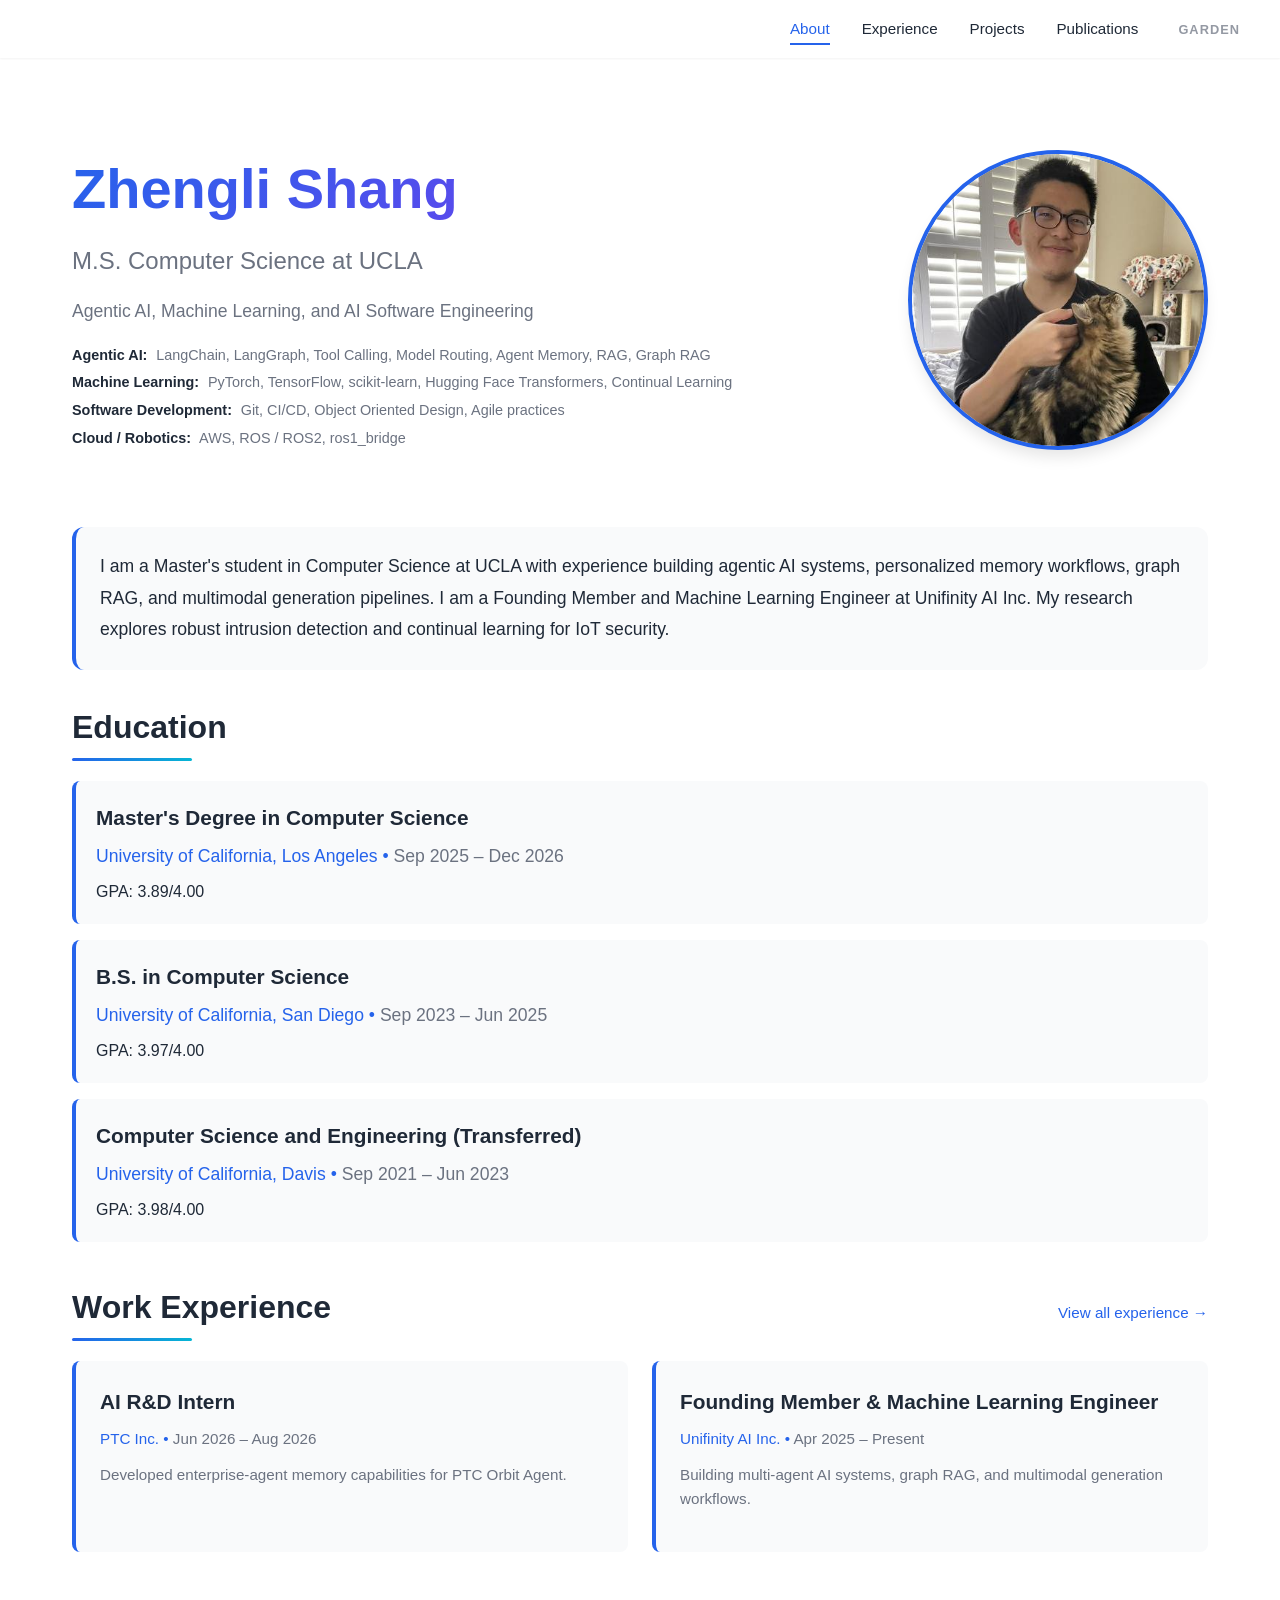
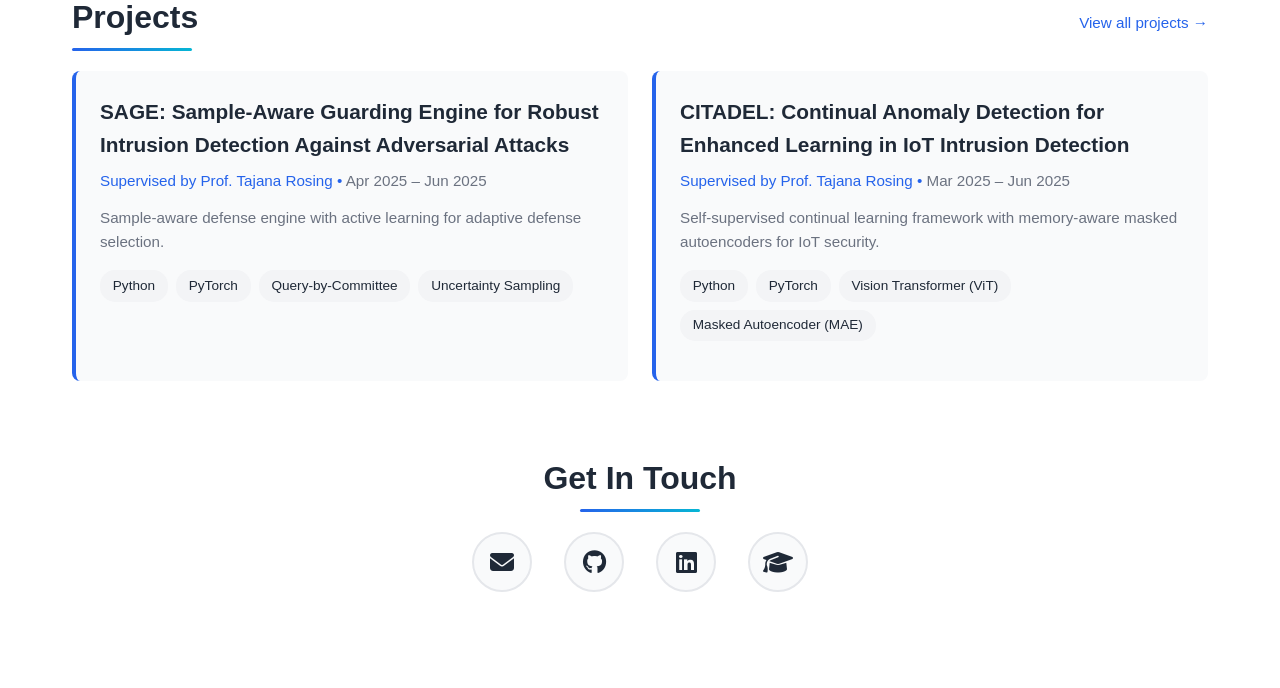
<file: index.html>
<!DOCTYPE html>
<html lang="en">
<head>
    <meta charset="UTF-8">
    <meta name="viewport" content="width=device-width, initial-scale=1.0">
    <meta name="description" content="Personal webpage for Zhengli Shang">
    <title>About | Zhengli Shang</title>
    <link rel="stylesheet" href="https://cdnjs.cloudflare.com/ajax/libs/font-awesome/6.4.0/css/all.min.css">
    <link rel="stylesheet" href="assets/css/styles.css">
</head>
<body>
    <!-- Navigation Bar -->
    <nav class="navbar">
        <div class="nav-container">
            <ul class="nav-menu">
                <li><a href="index.html" class="nav-link active">About</a></li>
                <li><a href="experience.html" class="nav-link">Experience</a></li>
                <li><a href="projects.html" class="nav-link">Projects</a></li>
                <li><a href="publications.html" class="nav-link">Publications</a></li>
                <li><a href="garden/index.html" class="nav-link garden-link">Garden</a></li>
            </ul>
            <div class="hamburger">
                <span></span>
                <span></span>
                <span></span>
            </div>
        </div>
    </nav>

    <!-- Main Content -->
    <main class="main-content">
        <!-- Hero Section -->
        <section class="hero">
            <div class="hero-content">
                <div class="hero-text">
                    <h1 class="hero-name">Zhengli Shang</h1>
                    <p class="hero-role">UCLA MSCS Student</p>
                    <p class="hero-tagline">Data Science, Machine Learning, AI Software Engineering, Agent Building</p>
                    <div class="skills-inline" id="skillsContainer">
                        <!-- Skills will be loaded from skills.json -->
                    </div>
                </div>
                <div class="hero-image">
                    <img src="assets/images/headshot.jpg" alt="Zhengli Shang" class="profile-img" id="profileImage">
                </div>
            </div>
        </section>

        <!-- Quick Intro -->
        <section class="intro-section">
            <p class="intro-text" id="introText">
                Quick intro (2-3 sentences about your focus/field). This section will be populated from config.json.
            </p>
        </section>

        <!-- Education -->
        <section class="section">
            <h2 class="section-title">Education</h2>
            <div class="education-container" id="educationContainer">
                <!-- Education items will be loaded from experience.json -->
            </div>
        </section>

        <!-- Work Experience Highlight -->
        <section class="section">
            <div class="section-header">
                <h2 class="section-title">Work Experience</h2>
                <a href="experience.html" class="section-link" id="workExperienceLink">View all experience →</a>
            </div>
            <div class="highlight-container" id="workExperienceHighlight">
                <!-- Work experience highlights will be loaded from experience.json -->
            </div>
        </section>

        <!-- Projects Highlight -->
        <section class="section">
            <div class="section-header">
                <h2 class="section-title">Projects</h2>
                <a href="projects.html" class="section-link" id="projectsLink">View all projects →</a>
            </div>
            <div class="highlight-container" id="projectsHighlight">
                <!-- Project highlights will be loaded from projects.json -->
            </div>
        </section>

        <!-- Contact Icons -->
        <section class="section contact-section">
            <h2 class="section-title">Get In Touch</h2>
            <div class="contact-icons" id="contactIcons">
                <!-- Contact icons will be loaded from config.json -->
            </div>
        </section>
    </main>

    <script src="assets/js/main.js"></script>
    <script src="assets/js/navigation.js"></script>
</body>
</html>
</file>
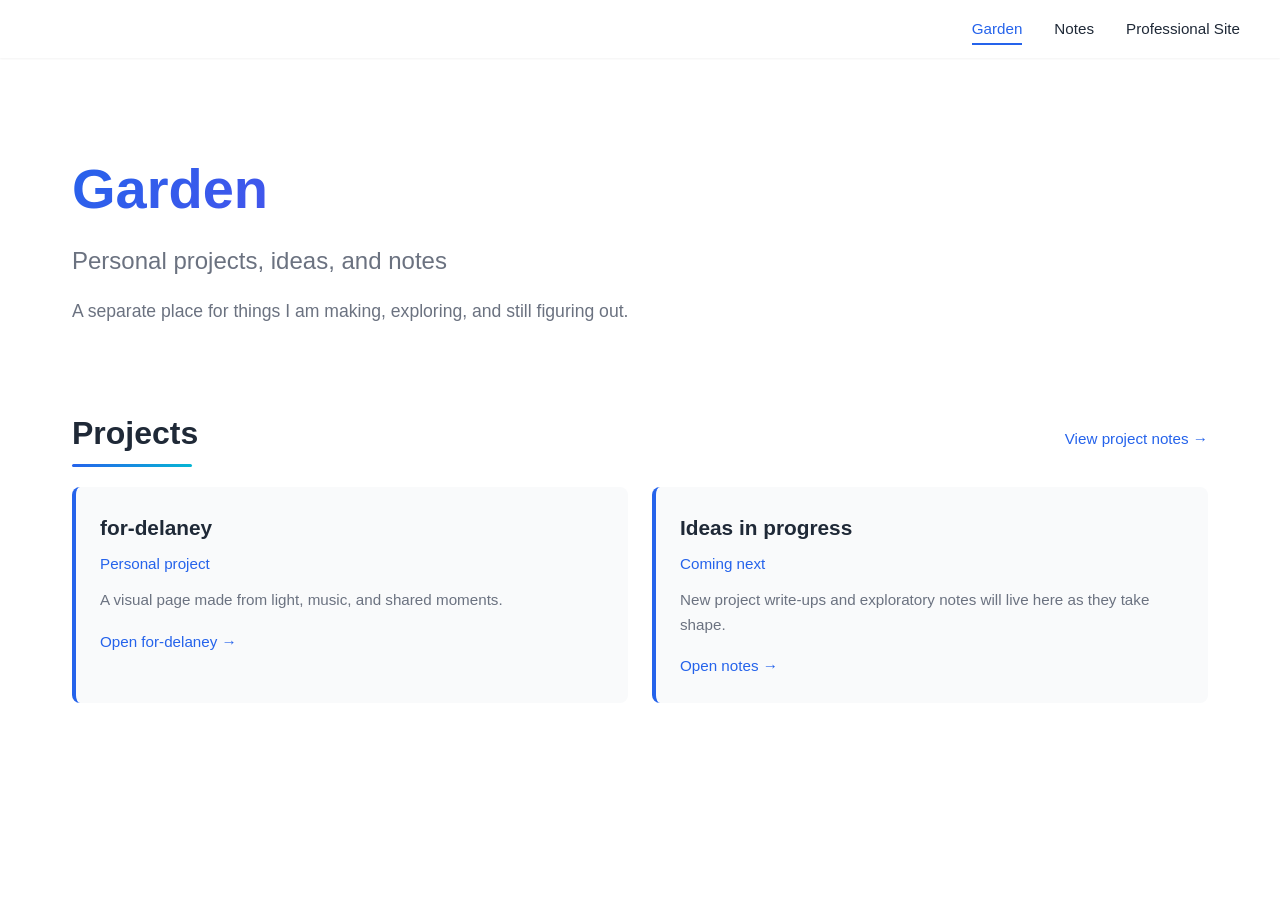
<file: garden/index.html>
<!DOCTYPE html>
<html lang="en">
<head>
    <meta charset="UTF-8">
    <meta name="viewport" content="width=device-width, initial-scale=1.0">
    <meta name="description" content="Garden — personal projects, ideas, and notes by Zhengli Shang.">
    <title>Garden | Zhengli Shang</title>
    <link rel="stylesheet" href="https://cdnjs.cloudflare.com/ajax/libs/font-awesome/6.4.0/css/all.min.css">
    <link rel="stylesheet" href="../assets/css/styles.css">
</head>
<body>
    <nav class="navbar">
        <div class="nav-container">
            <ul class="nav-menu">
                <li><a href="index.html" class="nav-link active">Garden</a></li>
                <li><a href="projects.html" class="nav-link">Notes</a></li>
                <li><a href="../index.html" class="nav-link">Professional Site</a></li>
            </ul>
            <div class="hamburger"><span></span><span></span><span></span></div>
        </div>
    </nav>

    <main class="main-content">
        <section class="hero">
            <div class="hero-content">
                <div class="hero-text">
                    <h1 class="hero-name">Garden</h1>
                    <p class="hero-role">Personal projects, ideas, and notes</p>
                    <p class="hero-tagline">A separate place for things I am making, exploring, and still figuring out.</p>
                </div>
            </div>
        </section>

        <section class="section">
            <div class="section-header">
                <h2 class="section-title">Projects</h2>
                <a href="projects.html" class="section-link">View project notes →</a>
            </div>
            <div class="highlight-container">
                <div class="highlight-item">
                    <h3 class="highlight-title">for-delaney</h3>
                    <p class="highlight-meta">Personal project</p>
                    <p class="highlight-description">A visual page made from light, music, and shared moments.</p>
                    <a href="https://char1iee.github.io/for-delaney/" class="section-link" target="_blank" rel="noopener noreferrer">Open for-delaney →</a>
                </div>
                <div class="highlight-item">
                    <h3 class="highlight-title">Ideas in progress</h3>
                    <p class="highlight-meta">Coming next</p>
                    <p class="highlight-description">New project write-ups and exploratory notes will live here as they take shape.</p>
                    <a href="projects.html" class="section-link">Open notes →</a>
                </div>
            </div>
        </section>
    </main>
</body>
</html>
</file>
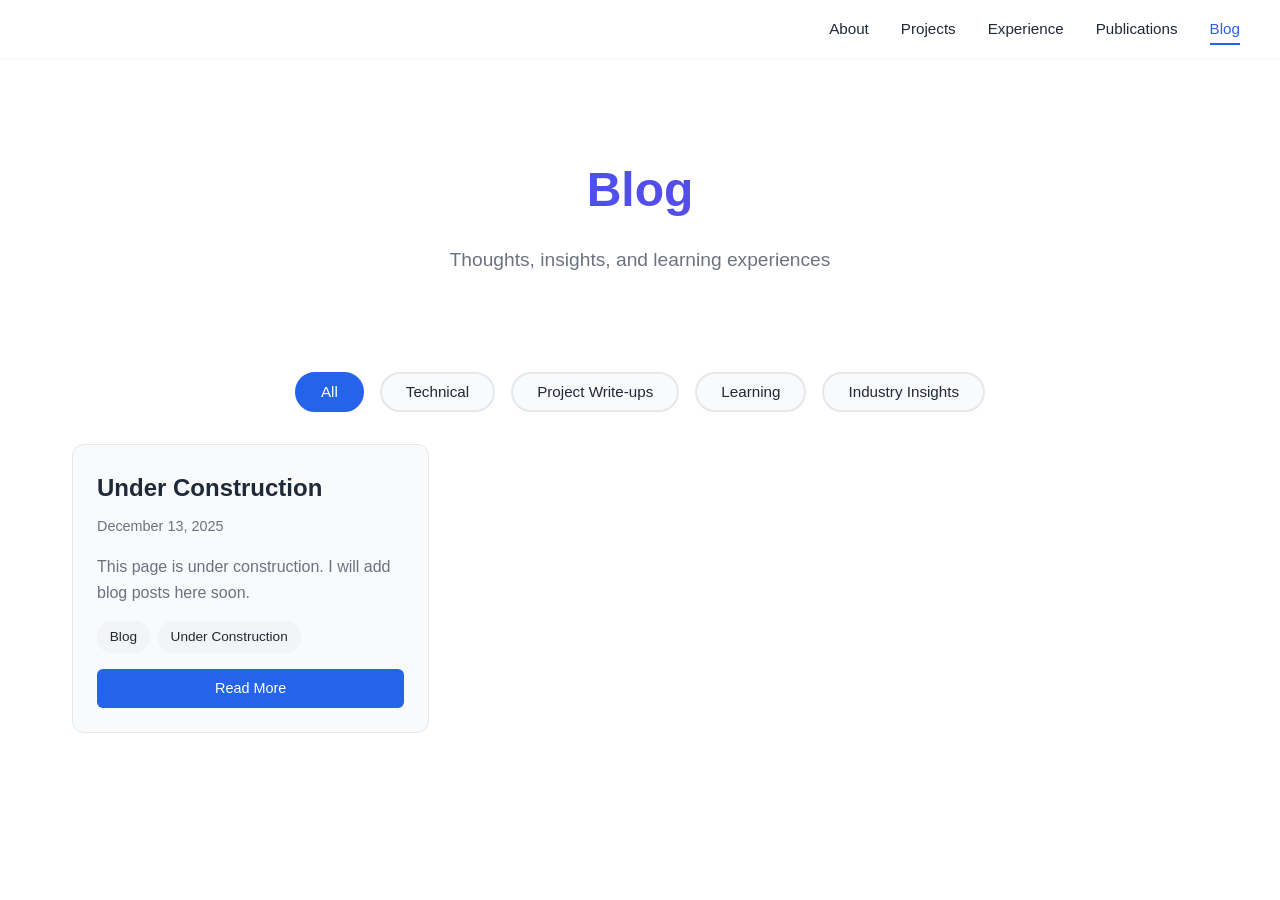
<file: blog.html>
<!DOCTYPE html>
<html lang="en">
<head>
    <meta charset="UTF-8">
    <meta name="viewport" content="width=device-width, initial-scale=1.0">
    <meta name="description" content="Blog posts and articles">
    <title>Blog | Your Name</title>
    <link rel="stylesheet" href="https://cdnjs.cloudflare.com/ajax/libs/font-awesome/6.4.0/css/all.min.css">
    <link rel="stylesheet" href="assets/css/styles.css">
</head>
<body>
    <!-- Navigation Bar -->
    <nav class="navbar">
        <div class="nav-container">
            <ul class="nav-menu">
                <li><a href="index.html" class="nav-link">About</a></li>
                <li><a href="projects.html" class="nav-link">Projects</a></li>
                <li><a href="experience.html" class="nav-link">Experience</a></li>
                <li><a href="publications.html" class="nav-link">Publications</a></li>
                <li><a href="blog.html" class="nav-link active">Blog</a></li>
            </ul>
            <div class="hamburger">
                <span></span>
                <span></span>
                <span></span>
            </div>
        </div>
    </nav>

    <!-- Main Content -->
    <main class="main-content">
        <section class="page-header">
            <h1 class="page-title">Blog</h1>
            <p class="page-subtitle">Thoughts, insights, and learning experiences</p>
        </section>

        <!-- Filter Buttons -->
        <section class="filter-section">
            <div class="filter-buttons" id="blogFilters">
                <button class="filter-btn active" data-filter="all">All</button>
                <button class="filter-btn" data-filter="technical">Technical</button>
                <button class="filter-btn" data-filter="project">Project Write-ups</button>
                <button class="filter-btn" data-filter="learning">Learning</button>
                <button class="filter-btn" data-filter="insights">Industry Insights</button>
            </div>
        </section>

        <!-- Blog Posts -->
        <section class="blog-posts" id="blogPosts">
            <!-- Blog posts will be loaded dynamically from blog.json -->
        </section>
    </main>

    <script src="assets/js/navigation.js"></script>
    <script src="assets/js/blog.js"></script>
</body>
</html>
</file>
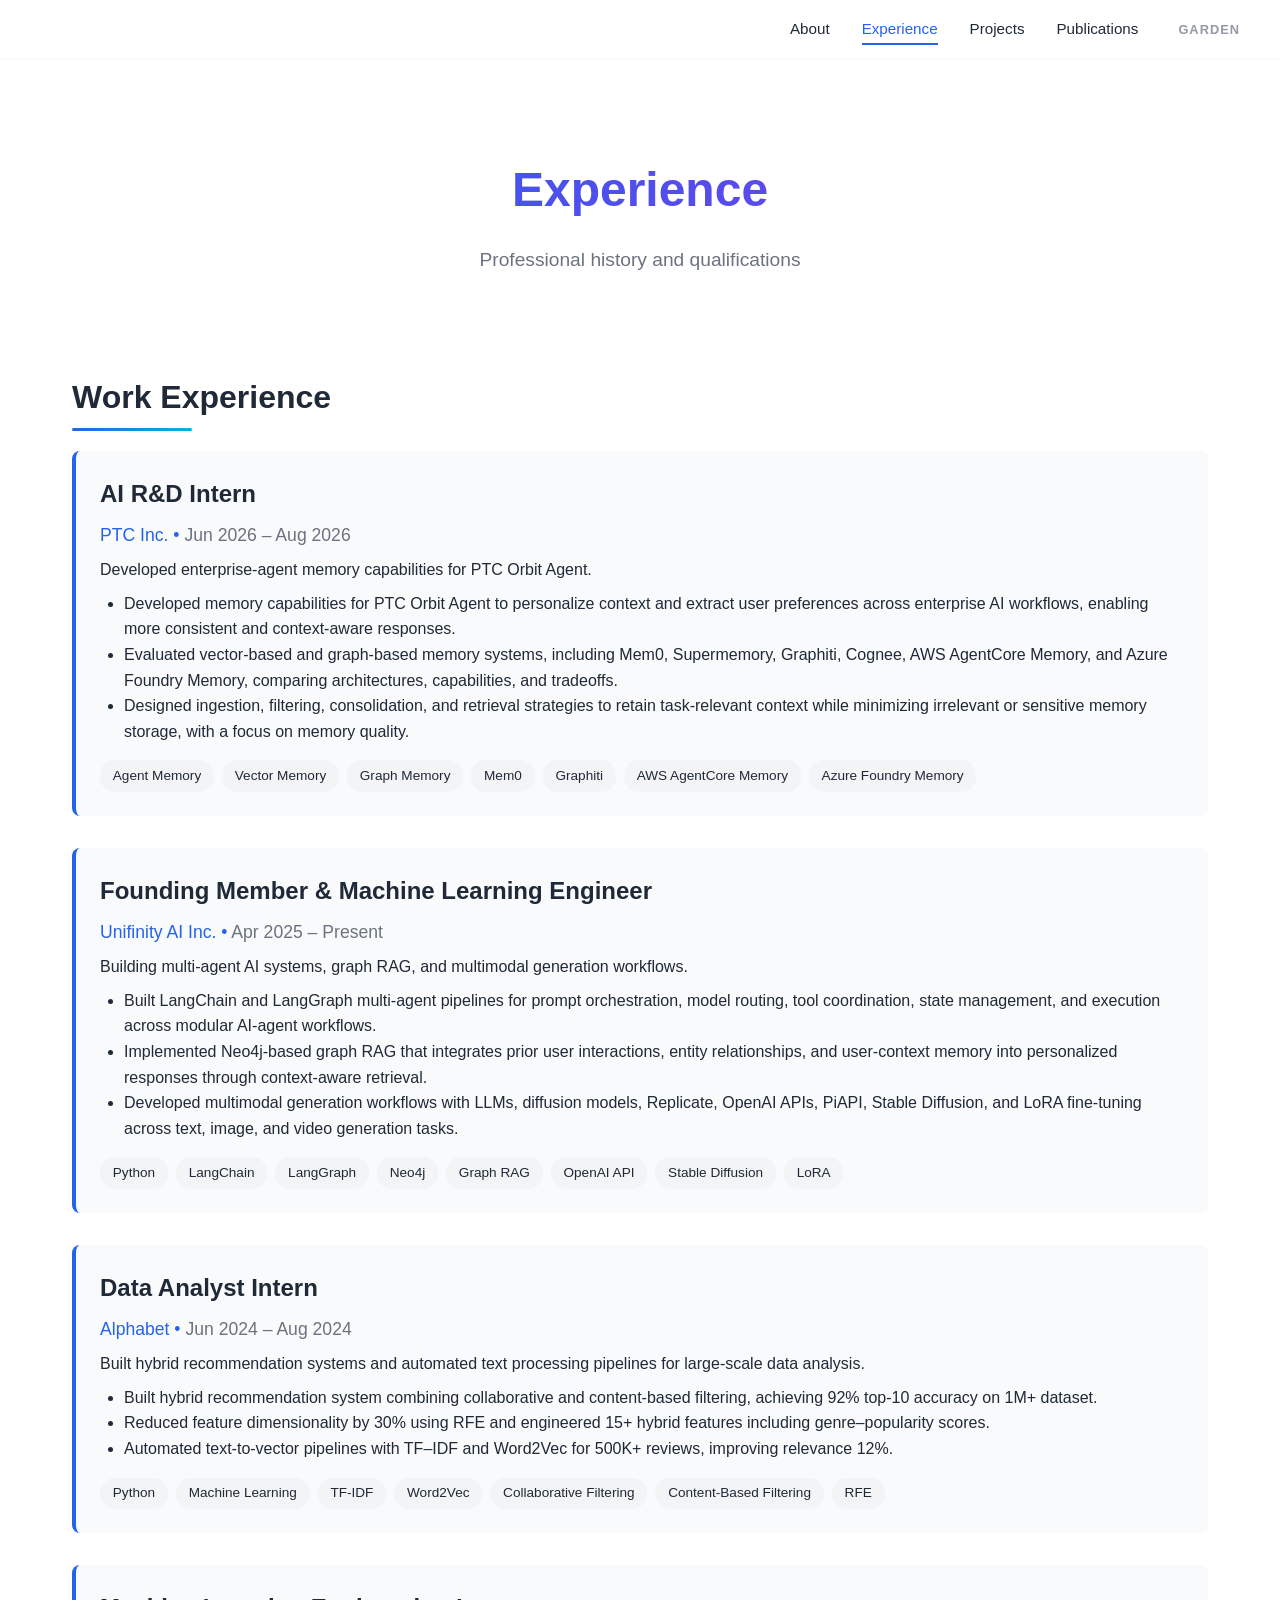
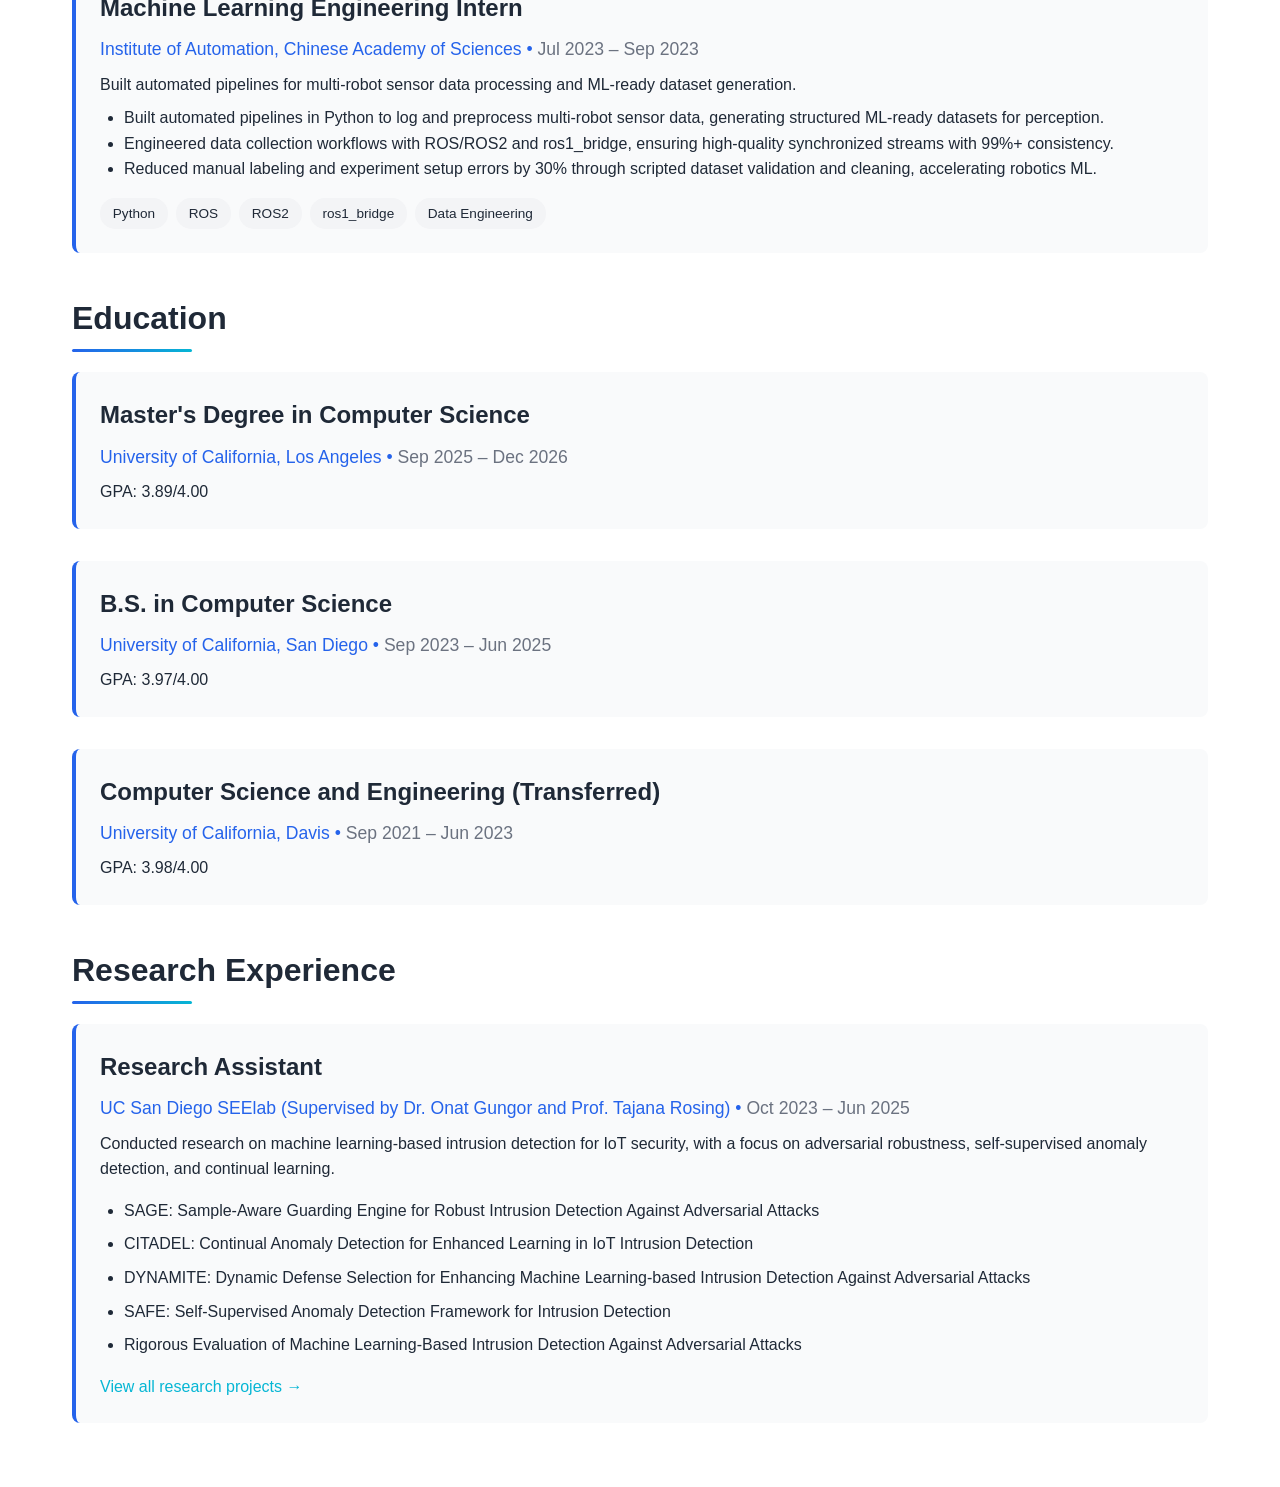
<file: experience.html>
<!DOCTYPE html>
<html lang="en">
<head>
    <meta charset="UTF-8">
    <meta name="viewport" content="width=device-width, initial-scale=1.0">
    <meta name="description" content="Professional experience and qualifications">
    <title>Experience | Zhengli Shang</title>
    <link rel="stylesheet" href="https://cdnjs.cloudflare.com/ajax/libs/font-awesome/6.4.0/css/all.min.css">
    <link rel="stylesheet" href="assets/css/styles.css">
</head>
<body>
    <!-- Navigation Bar -->
    <nav class="navbar">
        <div class="nav-container">
            <ul class="nav-menu">
                <li><a href="index.html" class="nav-link">About</a></li>
                <li><a href="experience.html" class="nav-link active">Experience</a></li>
                <li><a href="projects.html" class="nav-link">Projects</a></li>
                <li><a href="publications.html" class="nav-link">Publications</a></li>
                <li><a href="garden/index.html" class="nav-link garden-link">Garden</a></li>
            </ul>
            <div class="hamburger">
                <span></span>
                <span></span>
                <span></span>
            </div>
        </div>
    </nav>

    <!-- Main Content -->
    <main class="main-content">
        <section class="page-header">
            <h1 class="page-title">Experience</h1>
            <p class="page-subtitle">Professional history and qualifications</p>
        </section>

        <!-- Work Experience -->
        <section class="section">
            <h2 class="section-title">Work Experience</h2>
            <div class="timeline" id="workExperience">
                <!-- Work experience items will be loaded from experience.json -->
            </div>
        </section>

        <!-- Education -->
        <section class="section">
            <h2 class="section-title">Education</h2>
            <div class="timeline" id="education">
                <!-- Education items will be loaded from experience.json -->
            </div>
        </section>

        <!-- Research Experience -->
        <section class="section" id="researchSection" style="display: none;">
            <h2 class="section-title">Research Experience</h2>
            <div class="timeline" id="researchExperience">
                <!-- Research experience will be loaded from experience.json -->
            </div>
        </section>

        <!-- Teaching/TA Experience -->
        <section class="section" id="teachingSection" style="display: none;">
            <h2 class="section-title">Teaching/TA Experience</h2>
            <div class="timeline" id="teachingExperience">
                <!-- Teaching experience will be loaded from experience.json -->
            </div>
        </section>

        <!-- Certifications -->
        <section class="section" id="certificationsSection" style="display: none;">
            <h2 class="section-title">Certifications</h2>
            <div class="certifications-container" id="certifications">
                <!-- Certifications will be loaded from experience.json -->
            </div>
        </section>
    </main>

    <script src="assets/js/navigation.js"></script>
    <script src="assets/js/main.js"></script>
</body>
</html>
</file>
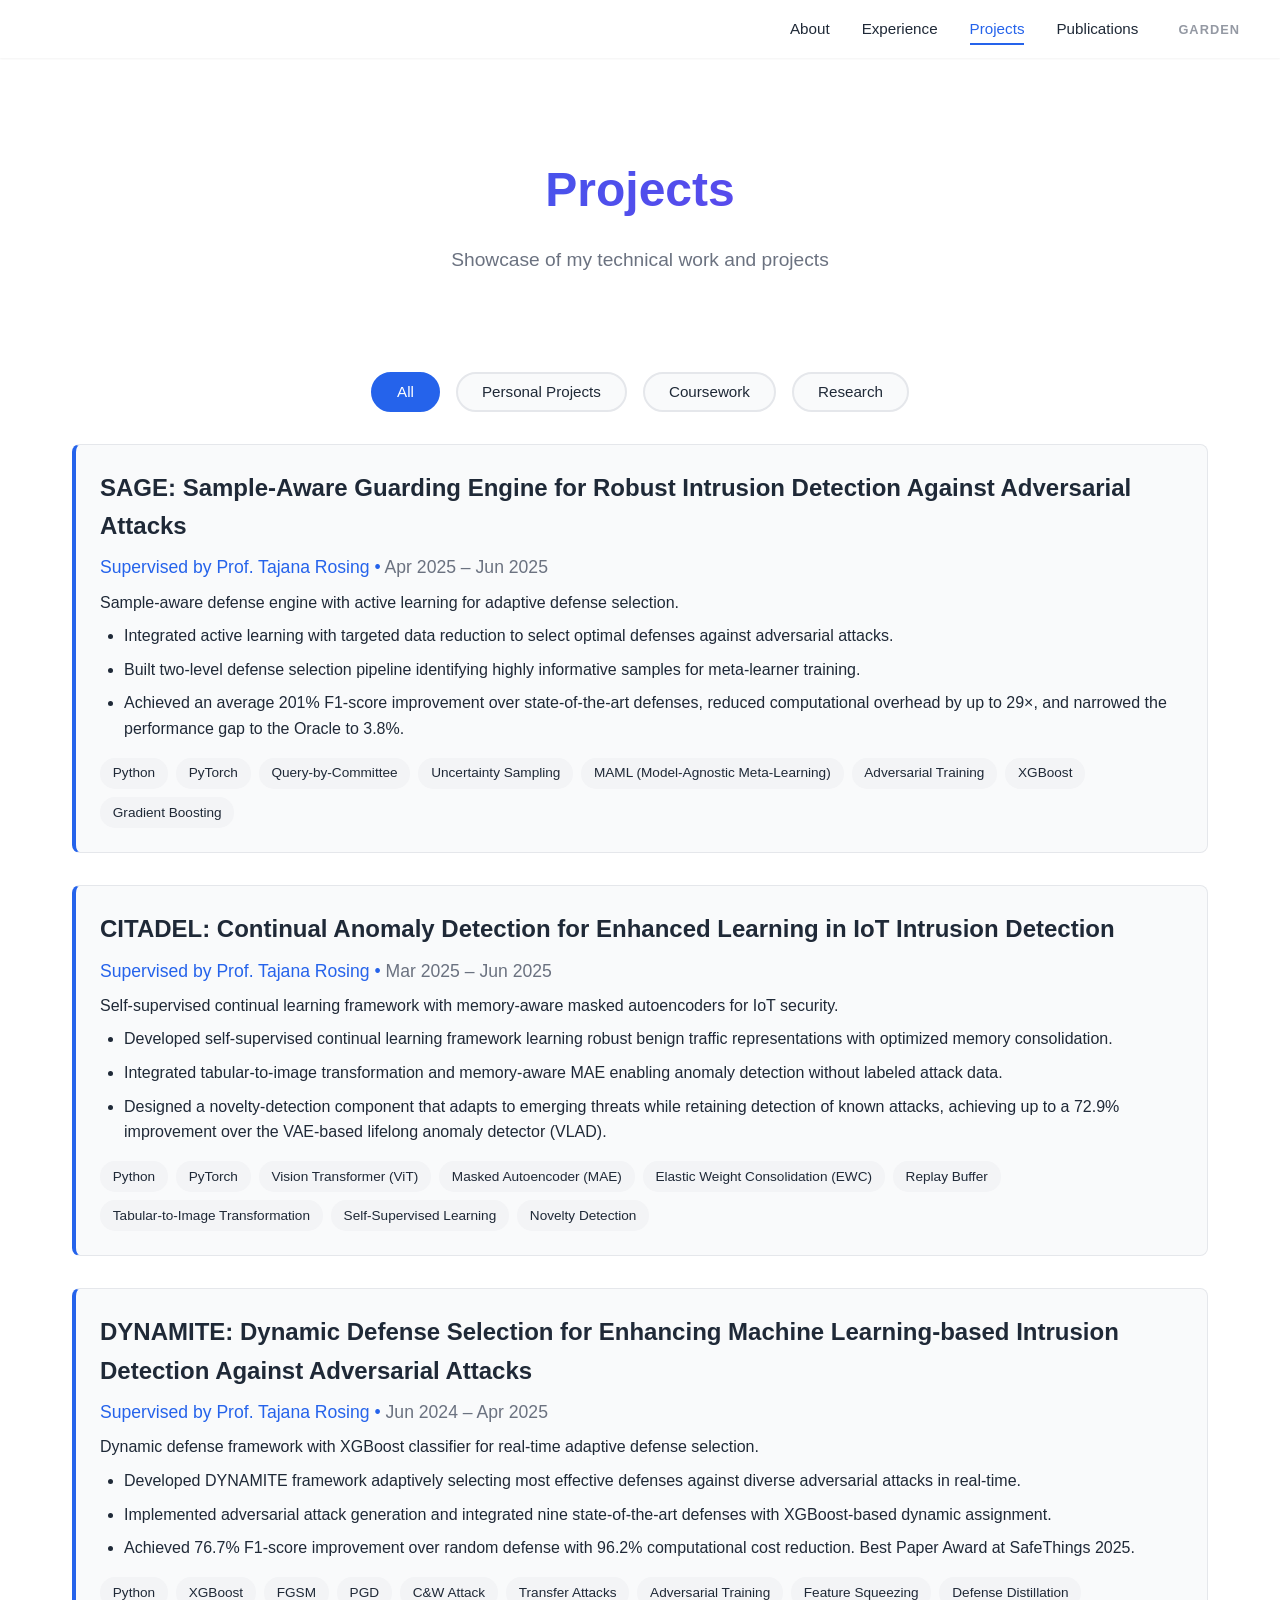
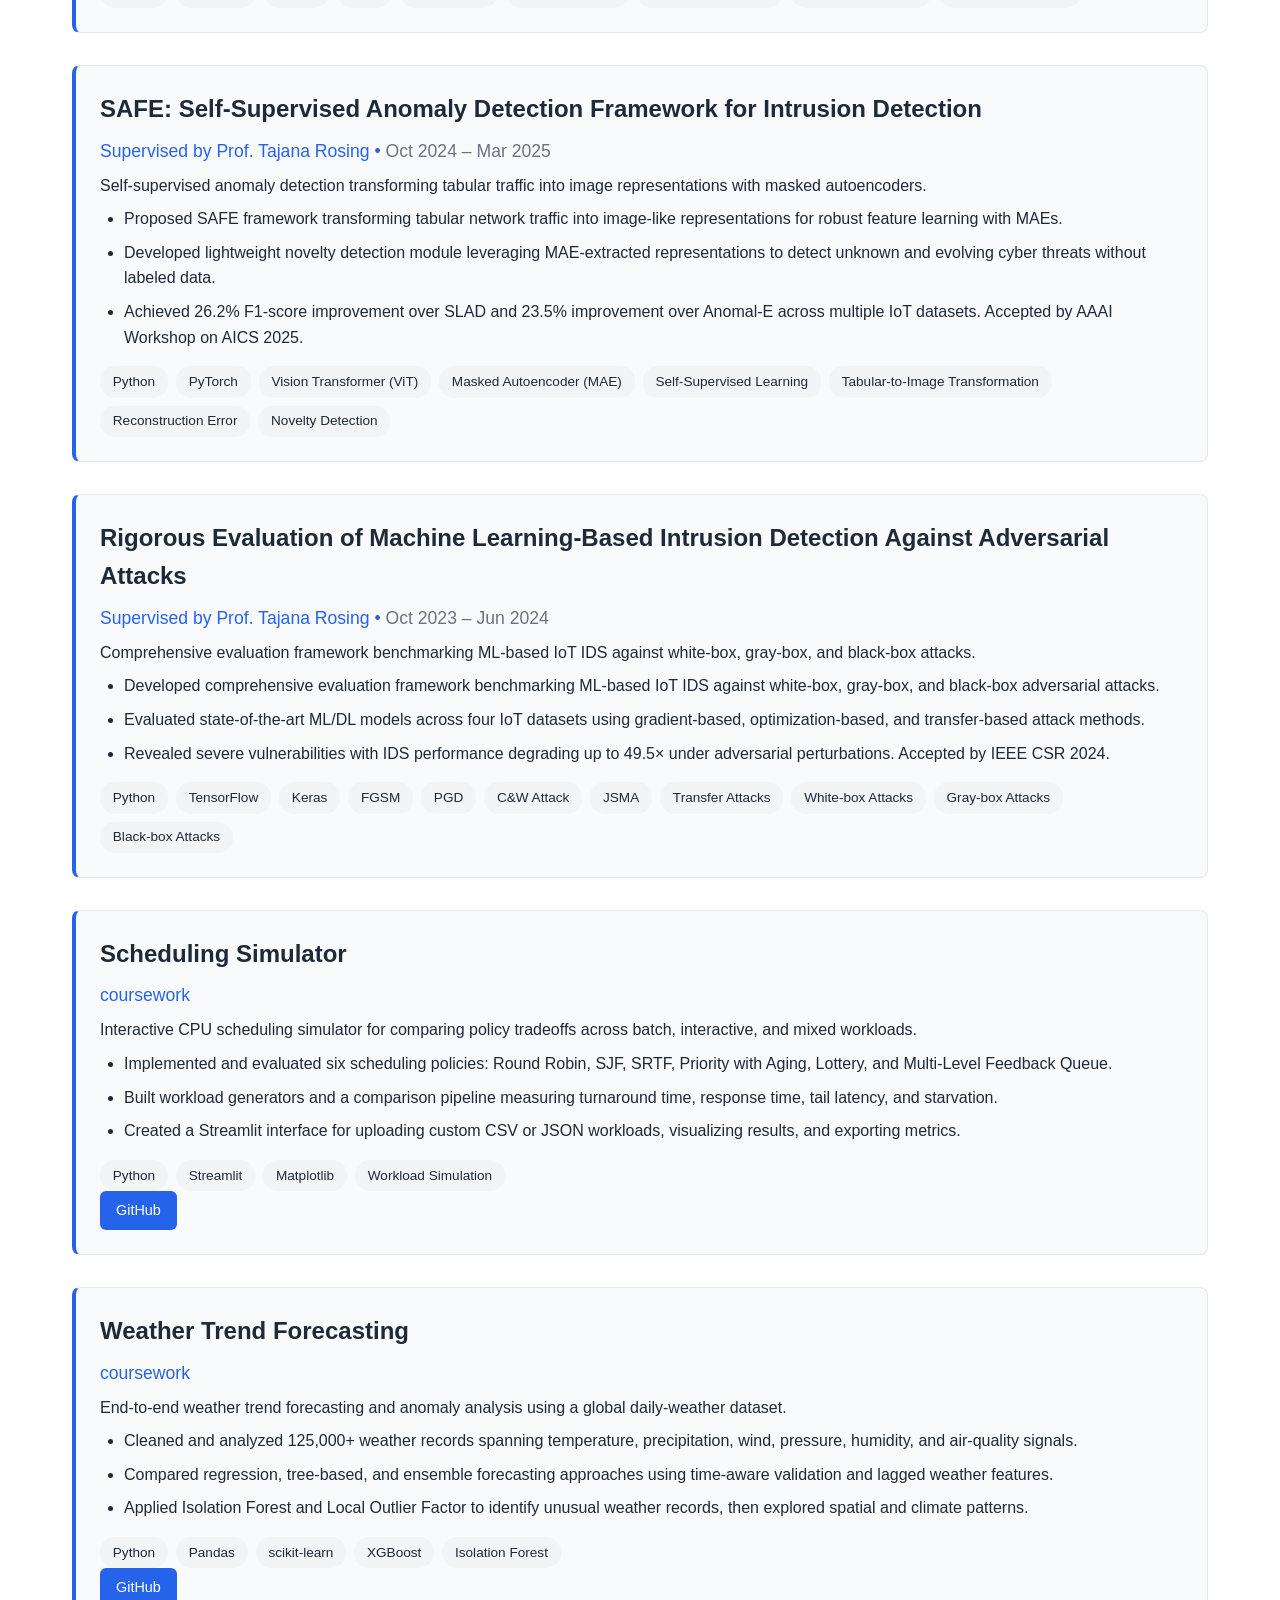
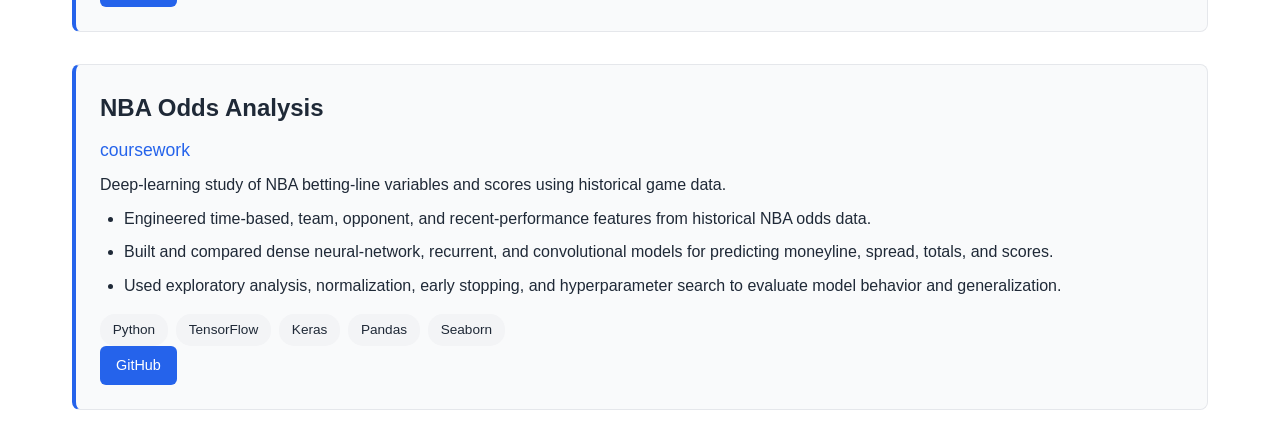
<file: projects.html>
<!DOCTYPE html>
<html lang="en">
<head>
    <meta charset="UTF-8">
    <meta name="viewport" content="width=device-width, initial-scale=1.0">
    <meta name="description" content="Projects portfolio - Showcase of technical work and projects">
    <title>Projects | Zhengli Shang</title>
    <link rel="stylesheet" href="https://cdnjs.cloudflare.com/ajax/libs/font-awesome/6.4.0/css/all.min.css">
    <link rel="stylesheet" href="assets/css/styles.css">
</head>
<body>
    <!-- Navigation Bar -->
    <nav class="navbar">
        <div class="nav-container">
            <ul class="nav-menu">
                <li><a href="index.html" class="nav-link">About</a></li>
                <li><a href="experience.html" class="nav-link">Experience</a></li>
                <li><a href="projects.html" class="nav-link active">Projects</a></li>
                <li><a href="publications.html" class="nav-link">Publications</a></li>
                <li><a href="garden/index.html" class="nav-link garden-link">Garden</a></li>
            </ul>
            <div class="hamburger">
                <span></span>
                <span></span>
                <span></span>
            </div>
        </div>
    </nav>

    <!-- Main Content -->
    <main class="main-content">
        <section class="page-header">
            <h1 class="page-title">Projects</h1>
            <p class="page-subtitle">Showcase of my technical work and projects</p>
        </section>

        <!-- Filter Buttons -->
        <section class="filter-section">
            <div class="filter-buttons" id="filterButtons">
                <button class="filter-btn active" data-filter="all">All</button>
                <button class="filter-btn" data-filter="personal">Personal Projects</button>
                <button class="filter-btn" data-filter="coursework">Coursework</button>
                <button class="filter-btn" data-filter="research">Research</button>
            </div>
        </section>

        <!-- Projects Grid -->
        <section class="projects-grid" id="projectsGrid">
            <!-- Projects will be loaded dynamically from projects.json -->
        </section>
    </main>

    <script src="assets/js/navigation.js"></script>
    <script src="assets/js/projects.js"></script>
</body>
</html>
</file>
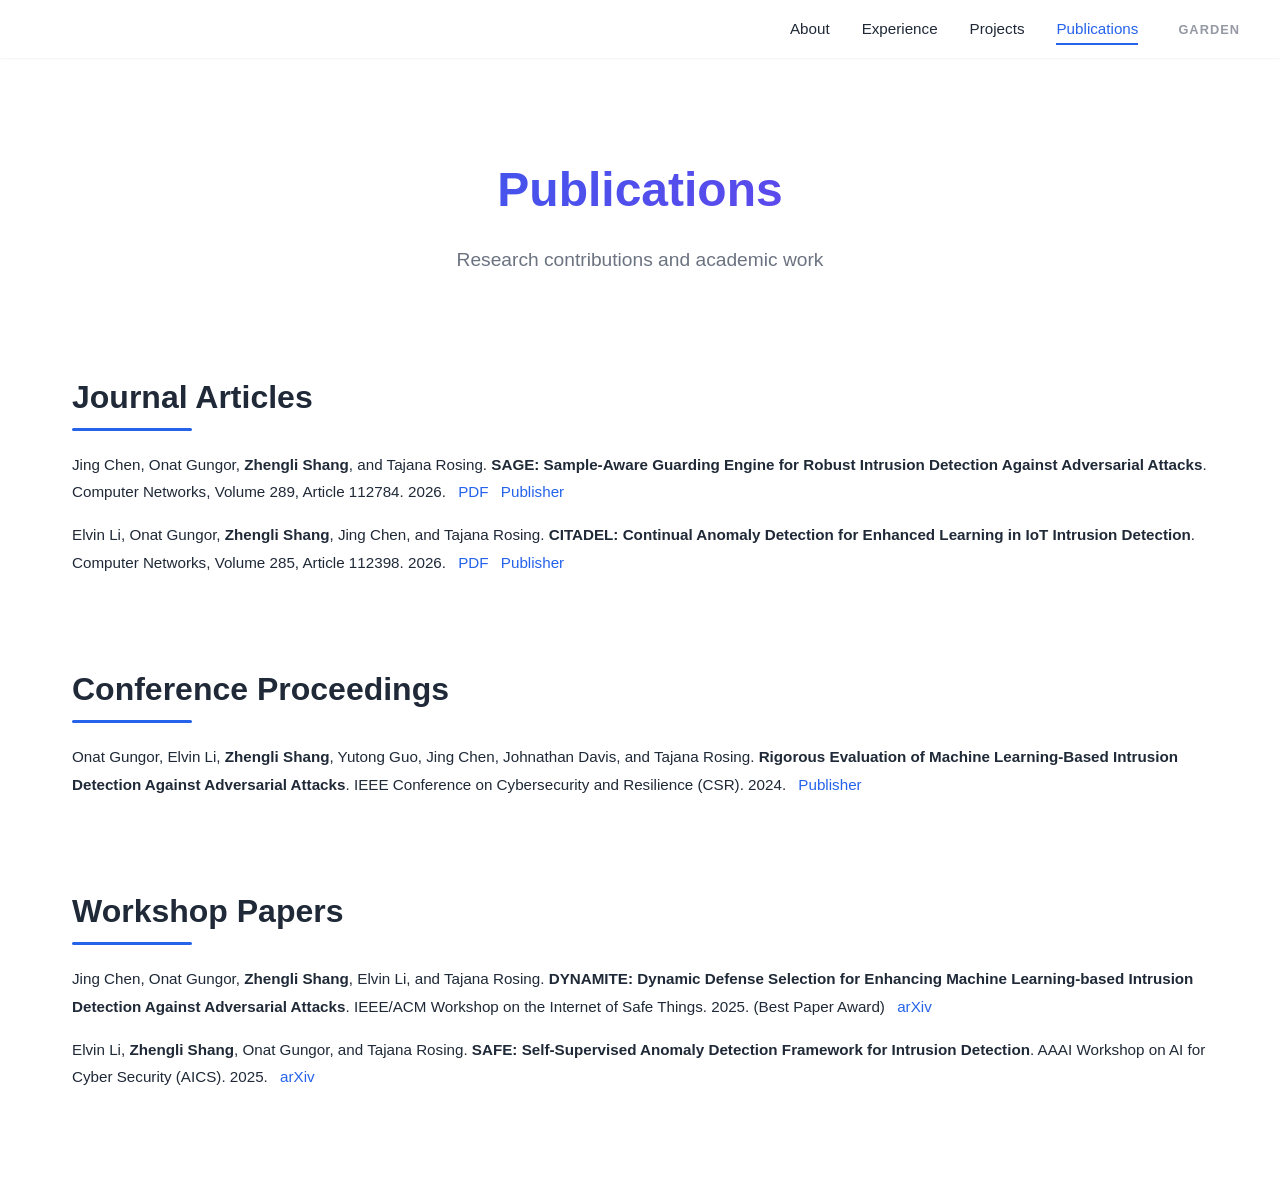
<file: publications.html>
<!DOCTYPE html>
<html lang="en">
<head>
    <meta charset="UTF-8">
    <meta name="viewport" content="width=device-width, initial-scale=1.0">
    <meta name="description" content="Research publications and academic work">
    <title>Publications | Zhengli Shang</title>
    <link rel="stylesheet" href="https://cdnjs.cloudflare.com/ajax/libs/font-awesome/6.4.0/css/all.min.css">
    <link rel="stylesheet" href="assets/css/styles.css">
</head>
<body>
    <!-- Navigation Bar -->
    <nav class="navbar">
        <div class="nav-container">
            <ul class="nav-menu">
                <li><a href="index.html" class="nav-link">About</a></li>
                <li><a href="experience.html" class="nav-link">Experience</a></li>
                <li><a href="projects.html" class="nav-link">Projects</a></li>
                <li><a href="publications.html" class="nav-link active">Publications</a></li>
                <li><a href="garden/index.html" class="nav-link garden-link">Garden</a></li>
            </ul>
            <div class="hamburger">
                <span></span>
                <span></span>
                <span></span>
            </div>
        </div>
    </nav>

    <!-- Main Content -->
    <main class="main-content">
        <section class="page-header">
            <h1 class="page-title">Publications</h1>
            <p class="page-subtitle">Research contributions and academic work</p>
        </section>


        <!-- Publications List -->
        <section class="publications-list" id="publicationsList">
            <!-- Publications will be loaded dynamically from publications.json -->
        </section>
    </main>

    <script src="assets/js/navigation.js"></script>
    <script src="assets/js/publications.js"></script>
</body>
</html>
</file>
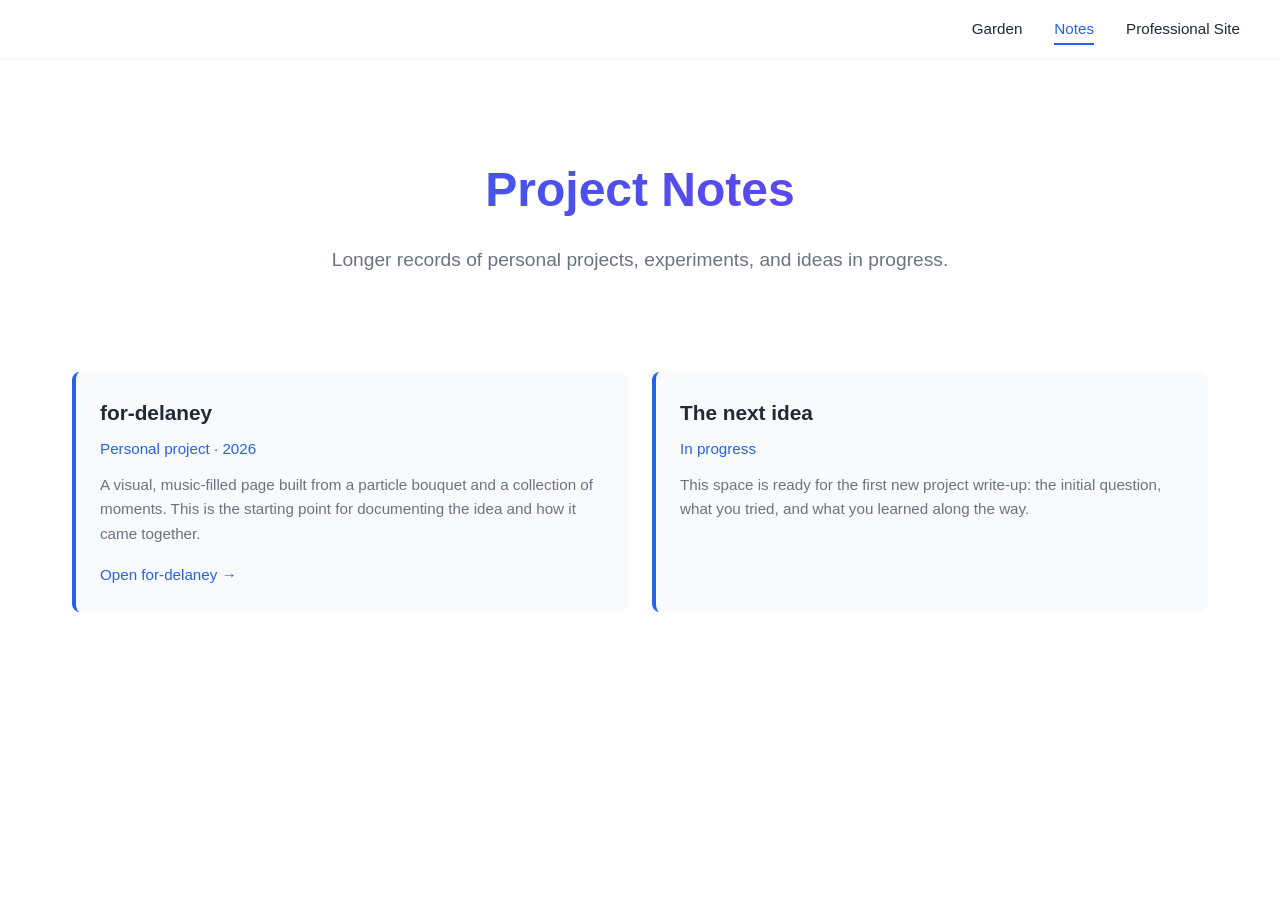
<file: garden/projects.html>
<!DOCTYPE html>
<html lang="en">
<head>
    <meta charset="UTF-8">
    <meta name="viewport" content="width=device-width, initial-scale=1.0">
    <meta name="description" content="Garden project notes by Zhengli Shang.">
    <title>Notes | Garden</title>
    <link rel="stylesheet" href="https://cdnjs.cloudflare.com/ajax/libs/font-awesome/6.4.0/css/all.min.css">
    <link rel="stylesheet" href="../assets/css/styles.css">
</head>
<body>
    <nav class="navbar">
        <div class="nav-container">
            <ul class="nav-menu">
                <li><a href="index.html" class="nav-link">Garden</a></li>
                <li><a href="projects.html" class="nav-link active">Notes</a></li>
                <li><a href="../index.html" class="nav-link">Professional Site</a></li>
            </ul>
            <div class="hamburger"><span></span><span></span><span></span></div>
        </div>
    </nav>

    <main class="main-content">
        <section class="page-header">
            <h1 class="page-title">Project Notes</h1>
            <p class="page-subtitle">Longer records of personal projects, experiments, and ideas in progress.</p>
        </section>

        <section class="section">
            <div class="highlight-container">
                <article class="highlight-item">
                    <h2 class="highlight-title">for-delaney</h2>
                    <p class="highlight-meta">Personal project · 2026</p>
                    <p class="highlight-description">A visual, music-filled page built from a particle bouquet and a collection of moments. This is the starting point for documenting the idea and how it came together.</p>
                    <a class="section-link" href="https://char1iee.github.io/for-delaney/" target="_blank" rel="noopener noreferrer">Open for-delaney →</a>
                </article>
                <article class="highlight-item">
                    <h2 class="highlight-title">The next idea</h2>
                    <p class="highlight-meta">In progress</p>
                    <p class="highlight-description">This space is ready for the first new project write-up: the initial question, what you tried, and what you learned along the way.</p>
                </article>
            </div>
        </section>
    </main>
</body>
</html>
</file>
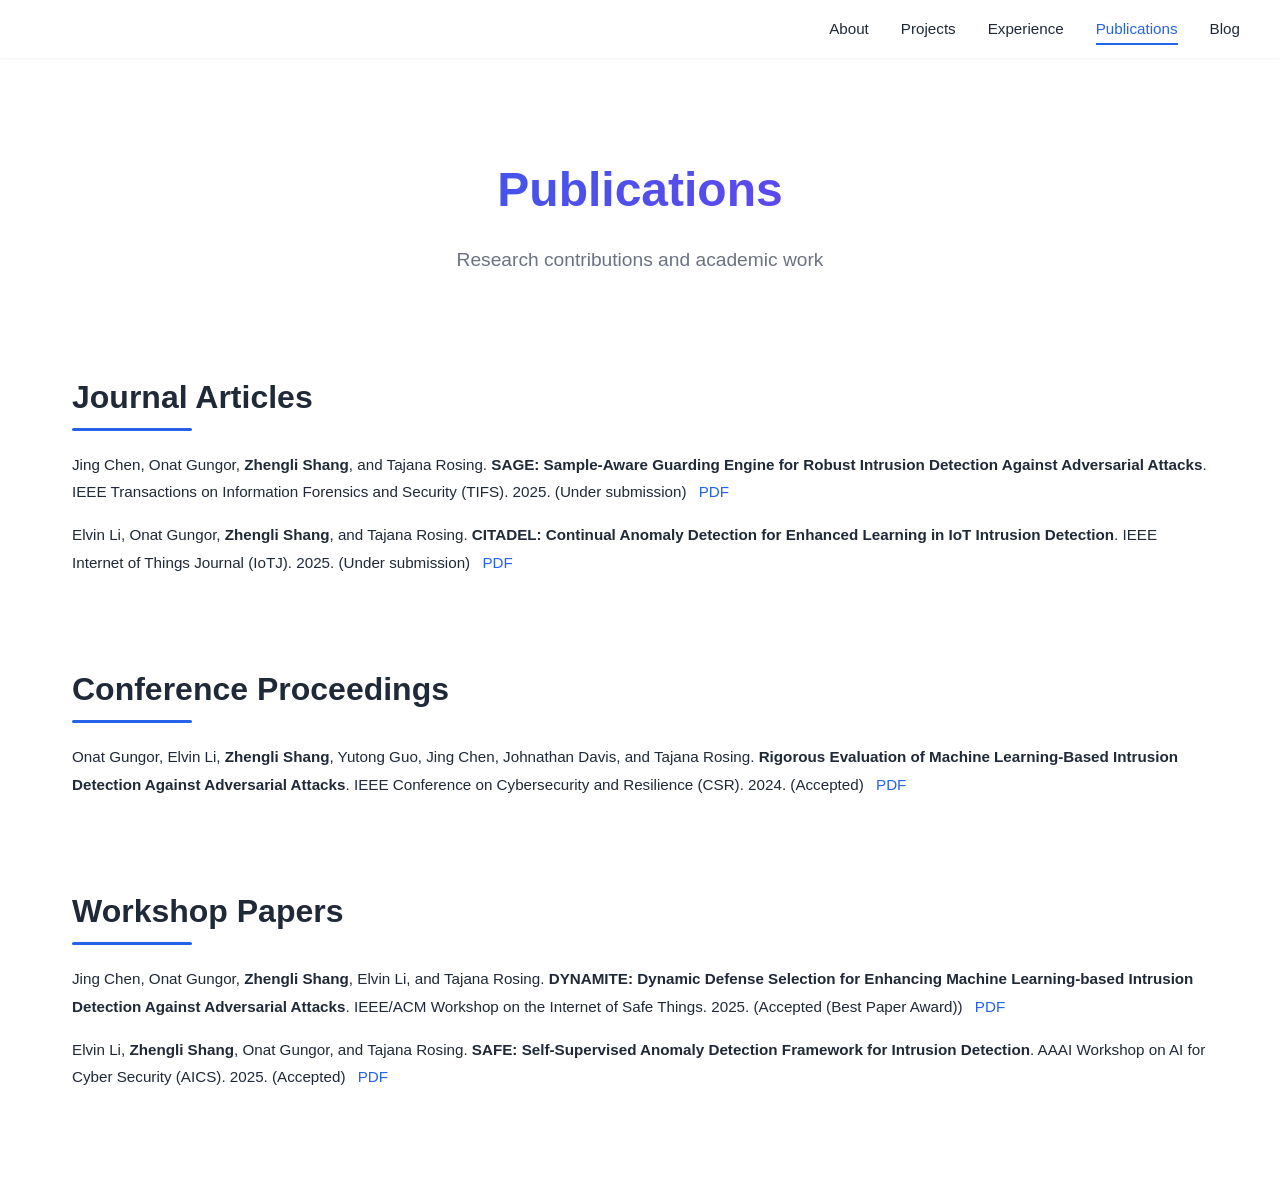
<file: old_personal_webpage/publications.html>
<!DOCTYPE html>
<html lang="en">
<head>
    <meta charset="UTF-8">
    <meta name="viewport" content="width=device-width, initial-scale=1.0">
    <meta name="description" content="Research publications and academic work">
    <title>Publications | Your Name</title>
    <link rel="stylesheet" href="https://cdnjs.cloudflare.com/ajax/libs/font-awesome/6.4.0/css/all.min.css">
    <link rel="stylesheet" href="assets/css/styles.css">
</head>
<body>
    <!-- Navigation Bar -->
    <nav class="navbar">
        <div class="nav-container">
            <ul class="nav-menu">
                <li><a href="index.html" class="nav-link">About</a></li>
                <li><a href="projects.html" class="nav-link">Projects</a></li>
                <li><a href="experience.html" class="nav-link">Experience</a></li>
                <li><a href="publications.html" class="nav-link active">Publications</a></li>
                <li><a href="blog.html" class="nav-link">Blog</a></li>
            </ul>
            <div class="hamburger">
                <span></span>
                <span></span>
                <span></span>
            </div>
        </div>
    </nav>

    <!-- Main Content -->
    <main class="main-content">
        <section class="page-header">
            <h1 class="page-title">Publications</h1>
            <p class="page-subtitle">Research contributions and academic work</p>
        </section>


        <!-- Publications List -->
        <section class="publications-list" id="publicationsList">
            <!-- Publications will be loaded dynamically from publications.json -->
        </section>
    </main>

    <script src="assets/js/navigation.js"></script>
    <script src="assets/js/publications.js"></script>
</body>
</html>
</file>
<file: assets/css/styles.css>
/* ===== CSS Variables ===== */
:root {
    --primary-color: #2563eb;
    --primary-dark: #1e40af;
    --secondary-color: #7c3aed;
    --accent-color: #06b6d4;
    --text-primary: #1f2937;
    --text-secondary: #6b7280;
    --bg-primary: #ffffff;
    --bg-secondary: #f9fafb;
    --bg-accent: #f3f4f6;
    --border-color: #e5e7eb;
    --shadow-sm: 0 1px 2px 0 rgba(0, 0, 0, 0.05);
    --shadow-md: 0 4px 6px -1px rgba(0, 0, 0, 0.1);
    --shadow-lg: 0 10px 15px -3px rgba(0, 0, 0, 0.1);
    --transition: all 0.3s ease;
}

/* ===== Reset & Base Styles ===== */
* {
    margin: 0;
    padding: 0;
    box-sizing: border-box;
}

html {
    scroll-behavior: smooth;
}

body {
    font-family: -apple-system, BlinkMacSystemFont, 'Segoe UI', 'Roboto', 'Oxygen', 'Ubuntu', 'Cantarell', sans-serif;
    line-height: 1.6;
    color: var(--text-primary);
    background-color: var(--bg-primary);
}

/* ===== Navigation Bar ===== */
.navbar {
    position: fixed;
    top: 0;
    right: 0;
    width: 100%;
    background-color: rgba(255, 255, 255, 0.95);
    backdrop-filter: blur(10px);
    box-shadow: var(--shadow-sm);
    z-index: 1000;
    padding: 1rem 2rem;
}

.nav-container {
    max-width: 1200px;
    margin: 0 auto;
    display: flex;
    justify-content: flex-end;
    align-items: center;
}

.nav-menu {
    display: flex;
    list-style: none;
    gap: 2rem;
    align-items: center;
}

.nav-link {
    text-decoration: none;
    color: var(--text-primary);
    font-weight: 500;
    font-size: 0.95rem;
    transition: var(--transition);
    position: relative;
    padding: 0.5rem 0;
}

.nav-link:hover {
    color: var(--primary-color);
}

.nav-link.active {
    color: var(--primary-color);
}

.nav-link.active::after {
    content: '';
    position: absolute;
    bottom: 0;
    left: 0;
    width: 100%;
    height: 2px;
    background-color: var(--primary-color);
}

/* A quiet, optional path to the personal site. */
.garden-link {
    margin-left: 0.5rem;
    color: var(--text-secondary);
    font-size: 0.8rem;
    font-weight: 600;
    letter-spacing: 0.08em;
    text-transform: uppercase;
    opacity: 0.72;
}

.garden-link:hover {
    color: var(--text-primary);
    opacity: 1;
}

.hamburger {
    display: none;
    flex-direction: column;
    cursor: pointer;
    gap: 4px;
}

.hamburger span {
    width: 25px;
    height: 3px;
    background-color: var(--text-primary);
    transition: var(--transition);
    border-radius: 2px;
}

/* ===== Main Content ===== */
.main-content {
    margin-top: 80px;
    padding: 1.5rem 2rem;
    max-width: 1200px;
    margin-left: auto;
    margin-right: auto;
}

/* ===== Hero Section ===== */
.hero {
    padding: 2.5rem 0;
    margin-bottom: 2rem;
}

.hero-content {
    display: grid;
    grid-template-columns: 1.8fr 1fr;
    gap: 2.5rem;
    align-items: center;
}

.hero-name {
    font-size: 3.5rem;
    font-weight: 700;
    margin-bottom: 0.5rem;
    background: linear-gradient(135deg, var(--primary-color), var(--secondary-color));
    -webkit-background-clip: text;
    -webkit-text-fill-color: transparent;
    background-clip: text;
}

.hero-role {
    font-size: 1.5rem;
    color: var(--text-secondary);
    margin-bottom: 1rem;
    font-weight: 500;
}

.hero-tagline {
    font-size: 1.1rem;
    color: var(--text-secondary);
    line-height: 1.8;
    margin-bottom: 0.5rem;
}

.hero-image {
    display: flex;
    justify-content: flex-end;
    align-items: center;
}

.profile-img {
    width: 300px;
    height: 300px;
    border-radius: 50%;
    object-fit: cover;
    border: 4px solid var(--primary-color);
    box-shadow: var(--shadow-lg);
    transition: var(--transition);
}

.profile-img:hover {
    transform: scale(1.05);
    box-shadow: 0 20px 25px -5px rgba(0, 0, 0, 0.15);
}

/* ===== Sections ===== */
.section {
    margin-bottom: 2.5rem;
}

.section-header {
    display: flex;
    justify-content: space-between;
    align-items: baseline;
    margin-bottom: 1.25rem;
    flex-wrap: wrap;
    gap: 1rem;
}

.section-header .section-title {
    margin-bottom: 0;
}

.section-title {
    font-size: 2rem;
    font-weight: 700;
    color: var(--text-primary);
    position: relative;
    padding-bottom: 0.5rem;
    margin: 0;
    margin-bottom: 1.25rem;
}

.section-title::after {
    content: '';
    position: absolute;
    bottom: 0;
    left: 0;
    width: 120px;
    height: 3px;
    background: linear-gradient(90deg, var(--primary-color), var(--accent-color));
    border-radius: 2px;
}

.contact-section .section-title::after {
    left: 50%;
    transform: translateX(-50%);
}

.section-link {
    color: var(--primary-color);
    text-decoration: none;
    font-weight: 500;
    font-size: 0.95rem;
    transition: var(--transition);
    white-space: nowrap;
}

.section-link:hover {
    color: var(--primary-dark);
    text-decoration: underline;
}

.intro-section {
    margin-bottom: 2rem;
    padding: 1.5rem;
    background: var(--bg-secondary);
    border-radius: 12px;
    border-left: 4px solid var(--primary-color);
}

.intro-text {
    font-size: 1.1rem;
    line-height: 1.8;
    color: var(--text-primary);
}

/* ===== Education ===== */
.education-container {
    display: flex;
    flex-direction: column;
    gap: 1rem;
}

.education-item {
    padding: 1.25rem;
    background: var(--bg-secondary);
    border-radius: 8px;
    border-left: 4px solid var(--primary-color);
    transition: var(--transition);
}

.education-item:hover {
    transform: translateX(5px);
    box-shadow: var(--shadow-md);
}

.education-title {
    font-size: 1.3rem;
    font-weight: 600;
    margin-bottom: 0.5rem;
    color: var(--text-primary);
}

.education-institution {
    font-size: 1.1rem;
    color: var(--primary-color);
    margin-bottom: 0.5rem;
}

.education-gpa {
    color: var(--text-primary);
}

/* ===== Skills ===== */
.skills-inline {
    margin-top: 1rem;
    font-size: 0.9rem;
    color: var(--text-secondary);
    line-height: 1.6;
}

.skills-inline-category {
    display: block;
    margin-bottom: 0.3rem;
}

.skills-inline-label {
    font-weight: 600;
    color: var(--text-primary);
    margin-right: 0.3rem;
}

.skill-badge-inline {
    display: inline;
    color: var(--text-secondary);
}

/* ===== Highlight Sections ===== */
.highlight-container {
    display: grid;
    grid-template-columns: repeat(auto-fit, minmax(300px, 1fr));
    gap: 1.5rem;
}

.highlight-item {
    background: var(--bg-secondary);
    padding: 1.5rem;
    border-radius: 8px;
    border-left: 4px solid var(--primary-color);
    transition: var(--transition);
}

.highlight-item:hover {
    transform: translateX(5px);
    box-shadow: var(--shadow-md);
}

.highlight-title {
    font-size: 1.3rem;
    font-weight: 600;
    margin-bottom: 0.5rem;
    color: var(--text-primary);
}

.highlight-company,
.highlight-meta {
    font-size: 0.95rem;
    color: var(--primary-color);
    margin-bottom: 0.75rem;
    font-weight: 500;
}

.highlight-description {
    color: var(--text-secondary);
    line-height: 1.6;
    margin-bottom: 1rem;
    font-size: 0.95rem;
}

.highlight-tech {
    display: flex;
    flex-wrap: wrap;
    gap: 0.5rem;
    margin-bottom: 1rem;
}

.tech-tag {
    padding: 0.3rem 0.8rem;
    background: var(--bg-accent);
    border-radius: 15px;
    font-size: 0.85rem;
    color: var(--text-primary);
}

.highlight-link {
    color: var(--primary-color);
    text-decoration: none;
    font-weight: 500;
    font-size: 0.9rem;
    transition: var(--transition);
}

.highlight-link:hover {
    color: var(--primary-dark);
    text-decoration: underline;
}

/* Legacy styles for other pages */
.skills-container {
    display: flex;
    flex-direction: column;
    gap: 1.25rem;
}

.skill-category {
    margin-bottom: 1rem;
}

.skill-category-title {
    font-size: 1.2rem;
    font-weight: 600;
    margin-bottom: 1rem;
    color: var(--text-primary);
}

.skills-grid {
    display: flex;
    flex-wrap: wrap;
    gap: 1rem;
}

.skill-badge {
    display: inline-flex;
    align-items: center;
    gap: 0.5rem;
    padding: 0.6rem 1.2rem;
    background: var(--bg-secondary);
    border: 2px solid var(--border-color);
    border-radius: 25px;
    font-size: 0.95rem;
    font-weight: 500;
    color: var(--text-primary);
    transition: var(--transition);
}

.skill-badge:hover {
    border-color: var(--primary-color);
    background: var(--primary-color);
    color: white;
    transform: translateY(-2px);
    box-shadow: var(--shadow-md);
}

.skill-icon {
    width: 20px;
    height: 20px;
}


/* ===== Contact Icons ===== */
.contact-section {
    text-align: center;
    padding: 2rem 0;
}

.contact-icons {
    display: flex;
    justify-content: center;
    gap: 2rem;
    flex-wrap: wrap;
}

.contact-icon {
    display: flex;
    align-items: center;
    justify-content: center;
    width: 60px;
    height: 60px;
    border-radius: 50%;
    background: var(--bg-secondary);
    color: var(--text-primary);
    text-decoration: none;
    transition: var(--transition);
    border: 2px solid var(--border-color);
}

.contact-icon:hover {
    background: var(--primary-color);
    color: white;
    transform: translateY(-5px) scale(1.1);
    box-shadow: var(--shadow-lg);
    border-color: var(--primary-color);
}

.contact-icon i {
    font-size: 24px;
}

/* ===== Page Header ===== */
.page-header {
    text-align: center;
    padding: 3rem 0;
    margin-bottom: 3rem;
}

.page-title {
    font-size: 3rem;
    font-weight: 700;
    margin-bottom: 1rem;
    background: linear-gradient(135deg, var(--primary-color), var(--secondary-color));
    -webkit-background-clip: text;
    -webkit-text-fill-color: transparent;
    background-clip: text;
}

.page-subtitle {
    font-size: 1.2rem;
    color: var(--text-secondary);
}

/* ===== Filter Buttons ===== */
.filter-section {
    margin-bottom: 2rem;
    display: flex;
    justify-content: center;
}

.filter-buttons {
    display: flex;
    gap: 1rem;
    flex-wrap: wrap;
    justify-content: center;
}

.filter-btn {
    padding: 0.6rem 1.5rem;
    background: var(--bg-secondary);
    border: 2px solid var(--border-color);
    border-radius: 25px;
    font-size: 0.95rem;
    font-weight: 500;
    color: var(--text-primary);
    cursor: pointer;
    transition: var(--transition);
}

.filter-btn:hover {
    border-color: var(--primary-color);
    color: var(--primary-color);
}

.filter-btn.active {
    background: var(--primary-color);
    color: white;
    border-color: var(--primary-color);
}

/* ===== Projects Grid ===== */
.projects-grid {
    display: flex;
    flex-direction: column;
    gap: 2rem;
    margin-top: 2rem;
}

.project-card {
    background: var(--bg-secondary);
    border-radius: 8px;
    padding: 1.5rem;
    transition: var(--transition);
    border: 1px solid var(--border-color);
    border-left: 4px solid var(--primary-color);
}

.project-card:hover {
    transform: translateX(5px);
    box-shadow: var(--shadow-md);
    border-color: var(--primary-color);
}

.project-header {
    display: flex;
    justify-content: space-between;
    align-items: flex-start;
    gap: 2rem;
    margin-bottom: 0;
}

.project-image-horizontal {
    width: 200px;
    height: 150px;
    object-fit: cover;
    border-radius: 8px;
    flex-shrink: 0;
}

.project-image {
    width: 100%;
    height: 200px;
    object-fit: cover;
    border-radius: 8px;
    margin-bottom: 1rem;
}

.project-meta {
    font-size: 1.1rem;
    color: var(--primary-color);
    margin-top: 0.5rem;
    margin-bottom: 0.5rem;
}

.project-features {
    margin: 0.5rem 0 1rem 0;
    padding-left: 1.5rem;
    color: var(--text-primary);
    line-height: 1.6;
}

.project-features li {
    margin-bottom: 0.5rem;
}

.project-title {
    font-size: 1.5rem;
    font-weight: 600;
    margin-bottom: 0.5rem;
    color: var(--text-primary);
}

.project-title-link {
    color: var(--text-primary);
    text-decoration: none;
    transition: var(--transition);
}

.project-title-link:hover {
    color: var(--primary-color);
    text-decoration: underline;
}


.project-description {
    color: var(--text-primary);
    margin: 0;
    padding: 0;
    line-height: 1.6;
    font-size: inherit;
}

.project-tech {
    display: flex;
    flex-wrap: wrap;
    gap: 0.5rem;
    margin-top: 1rem;
}

.project-tech-tag {
    padding: 0.3rem 0.8rem;
    background: var(--bg-accent);
    border-radius: 15px;
    font-size: 0.85rem;
    color: var(--text-primary);
}

.project-links {
    display: flex;
    gap: 1rem;
    margin-top: auto;
}

.project-link {
    padding: 0.5rem 1rem;
    background: var(--primary-color);
    color: white;
    text-decoration: none;
    border-radius: 6px;
    font-size: 0.9rem;
    font-weight: 500;
    transition: var(--transition);
}

.project-link:hover {
    background: var(--primary-dark);
    transform: translateY(-2px);
}

.project-link.secondary {
    background: transparent;
    border: 2px solid var(--primary-color);
    color: var(--primary-color);
}

.project-link.secondary:hover {
    background: var(--primary-color);
    color: white;
}

/* ===== Timeline (Experience) ===== */
.timeline {
    position: relative;
    padding-left: 0;
}

.timeline::before {
    content: none;
    position: absolute;
    left: 0;
    top: 0;
    bottom: 0;
    width: 2px;
    background: var(--border-color);
}

.timeline-item {
    position: relative;
    margin-bottom: 2rem;
    padding-left: 0;
}

.timeline-item::before {
    content: none;
    position: absolute;
    left: -1.5rem;
    top: 0.5rem;
    width: 12px;
    height: 12px;
    border-radius: 50%;
    background: var(--primary-color);
    border: 3px solid var(--bg-primary);
    box-shadow: 0 0 0 3px var(--border-color);
}

.timeline-content {
    background: var(--bg-secondary);
    padding: 1.5rem;
    border-radius: 8px;
    border-left: 4px solid var(--primary-color);
    transition: var(--transition);
}

.timeline-content:hover {
    box-shadow: var(--shadow-md);
    transform: translateX(5px);
}

.timeline-title {
    font-size: 1.5rem;
    font-weight: 600;
    margin-bottom: 0.5rem;
    color: var(--text-primary);
}

.timeline-company {
    font-size: 1.1rem;
    color: var(--primary-color);
    margin-bottom: 0.5rem;
}

.timeline-duration {
    color: var(--text-secondary);
    font-size: 0.95rem;
    margin-bottom: 1rem;
}

.timeline-description {
    color: var(--text-primary);
    line-height: 1.6;
    font-size: inherit;
}

.timeline-description p {
    margin: 0;
    padding: 0;
    line-height: 1.6;
}

.timeline-tech {
    display: flex;
    flex-wrap: wrap;
    gap: 0.5rem;
    margin-top: 1rem;
}

.timeline-tech-tag {
    padding: 0.3rem 0.8rem;
    background: var(--bg-accent);
    border-radius: 15px;
    font-size: 0.85rem;
    color: var(--text-primary);
}

/* ===== Publications ===== */
.publications-list {
    display: flex;
    flex-direction: column;
    gap: 1.5rem;
}

.publication-section {
    margin-bottom: 3rem;
}

.publication-section-title {
    font-size: 2rem;
    font-weight: 700;
    color: var(--text-primary);
    position: relative;
    padding-bottom: 0.5rem;
    margin: 0;
    margin-bottom: 1.25rem;
}

.publication-section-title::after {
    content: '';
    position: absolute;
    bottom: 0;
    left: 0;
    width: 120px;
    height: 3px;
    background: var(--primary-color);
    border-radius: 2px;
}

.publication-citation {
    color: var(--text-primary);
    line-height: 1.8;
    margin-bottom: 1rem;
    font-size: 0.95rem;
}

.publication-link {
    color: var(--primary-color);
    text-decoration: none;
    font-weight: 500;
    margin-left: 0.5rem;
    transition: var(--transition);
}

.publication-link:hover {
    color: var(--primary-dark);
    text-decoration: underline;
}

/* ===== Blog Posts ===== */
.blog-posts {
    display: grid;
    grid-template-columns: repeat(auto-fill, minmax(350px, 1fr));
    gap: 2rem;
}

.blog-card {
    background: var(--bg-secondary);
    border-radius: 12px;
    padding: 1.5rem;
    transition: var(--transition);
    border: 1px solid var(--border-color);
    display: flex;
    flex-direction: column;
}

.blog-card:hover {
    transform: translateY(-5px);
    box-shadow: var(--shadow-lg);
    border-color: var(--primary-color);
}

.blog-image {
    width: 100%;
    height: 200px;
    object-fit: cover;
    border-radius: 8px;
    margin-bottom: 1rem;
}

.blog-title {
    font-size: 1.5rem;
    font-weight: 600;
    margin-bottom: 0.5rem;
    color: var(--text-primary);
}

.blog-meta {
    display: flex;
    gap: 1rem;
    color: var(--text-secondary);
    font-size: 0.9rem;
    margin-bottom: 1rem;
}

.blog-excerpt {
    color: var(--text-secondary);
    line-height: 1.6;
    margin-bottom: 1rem;
    flex-grow: 1;
}

.blog-tags {
    display: flex;
    flex-wrap: wrap;
    gap: 0.5rem;
    margin-bottom: 1rem;
}

.blog-tag {
    padding: 0.3rem 0.8rem;
    background: var(--bg-accent);
    border-radius: 15px;
    font-size: 0.85rem;
    color: var(--text-primary);
}

.blog-link {
    padding: 0.5rem 1rem;
    background: var(--primary-color);
    color: white;
    text-decoration: none;
    border-radius: 6px;
    font-size: 0.9rem;
    font-weight: 500;
    transition: var(--transition);
    text-align: center;
    margin-top: auto;
}

.blog-link:hover {
    background: var(--primary-dark);
}

/* ===== Certifications ===== */
.certifications-container {
    display: grid;
    grid-template-columns: repeat(auto-fill, minmax(300px, 1fr));
    gap: 1.5rem;
}

.certification-item {
    background: var(--bg-secondary);
    padding: 1.5rem;
    border-radius: 8px;
    border-left: 4px solid var(--primary-color);
    transition: var(--transition);
}

.certification-item:hover {
    box-shadow: var(--shadow-md);
}

/* ===== Responsive Design ===== */
@media (max-width: 768px) {
    .nav-menu {
        position: fixed;
        top: 70px;
        right: -100%;
        flex-direction: column;
        background: white;
        width: 100%;
        text-align: center;
        transition: 0.3s;
        box-shadow: var(--shadow-lg);
        padding: 2rem 0;
        gap: 0;
    }

    .nav-menu.active {
        right: 0;
    }

    .nav-menu li {
        width: 100%;
    }

    .nav-link {
        display: block;
        padding: 1rem;
        width: 100%;
    }

    .hamburger {
        display: flex;
    }

    .hamburger.active span:nth-child(1) {
        transform: rotate(45deg) translate(5px, 5px);
    }

    .hamburger.active span:nth-child(2) {
        opacity: 0;
    }

    .hamburger.active span:nth-child(3) {
        transform: rotate(-45deg) translate(7px, -6px);
    }

    .hero-content {
        grid-template-columns: 1fr;
        text-align: center;
    }

    .hero-image {
        justify-content: center;
    }

    .profile-img {
        width: 250px;
        height: 250px;
    }

    .hero-name {
        font-size: 2.5rem;
    }

    .main-content {
        padding: 1rem;
    }

    .project-header {
        flex-direction: column;
    }

    .project-image-horizontal {
        width: 100%;
        height: 200px;
        margin-top: 1rem;
    }

    .projects-grid,
    .blog-posts {
        grid-template-columns: 1fr;
    }

    .page-title {
        font-size: 2rem;
    }

    .contact-icons {
        gap: 1rem;
    }
}

@media (max-width: 480px) {
    .hero-name {
        font-size: 2rem;
    }

    .section-title {
        font-size: 1.5rem;
    }

    .filter-buttons {
        gap: 0.5rem;
    }

    .filter-btn {
        padding: 0.5rem 1rem;
        font-size: 0.85rem;
    }
}

.site-footer {
    margin: 2rem auto 0;
    max-width: 1200px;
    padding: 1.5rem 2rem 2.5rem;
    text-align: right;
}

.site-footer a {
    color: var(--text-secondary);
    font-size: 0.8rem;
    text-decoration: none;
}

.site-footer a:hover,
.site-footer a:focus-visible {
    color: var(--accent-color);
    text-decoration: underline;
    text-underline-offset: 0.2rem;
}
</file>
<file: old_personal_webpage/assets/css/styles.css>
/* ===== CSS Variables ===== */
:root {
    --primary-color: #2563eb;
    --primary-dark: #1e40af;
    --secondary-color: #7c3aed;
    --accent-color: #06b6d4;
    --text-primary: #1f2937;
    --text-secondary: #6b7280;
    --bg-primary: #ffffff;
    --bg-secondary: #f9fafb;
    --bg-accent: #f3f4f6;
    --border-color: #e5e7eb;
    --shadow-sm: 0 1px 2px 0 rgba(0, 0, 0, 0.05);
    --shadow-md: 0 4px 6px -1px rgba(0, 0, 0, 0.1);
    --shadow-lg: 0 10px 15px -3px rgba(0, 0, 0, 0.1);
    --transition: all 0.3s ease;
}

/* ===== Reset & Base Styles ===== */
* {
    margin: 0;
    padding: 0;
    box-sizing: border-box;
}

html {
    scroll-behavior: smooth;
}

body {
    font-family: -apple-system, BlinkMacSystemFont, 'Segoe UI', 'Roboto', 'Oxygen', 'Ubuntu', 'Cantarell', sans-serif;
    line-height: 1.6;
    color: var(--text-primary);
    background-color: var(--bg-primary);
}

/* ===== Navigation Bar ===== */
.navbar {
    position: fixed;
    top: 0;
    right: 0;
    width: 100%;
    background-color: rgba(255, 255, 255, 0.95);
    backdrop-filter: blur(10px);
    box-shadow: var(--shadow-sm);
    z-index: 1000;
    padding: 1rem 2rem;
}

.nav-container {
    max-width: 1200px;
    margin: 0 auto;
    display: flex;
    justify-content: flex-end;
    align-items: center;
}

.nav-menu {
    display: flex;
    list-style: none;
    gap: 2rem;
    align-items: center;
}

.nav-link {
    text-decoration: none;
    color: var(--text-primary);
    font-weight: 500;
    font-size: 0.95rem;
    transition: var(--transition);
    position: relative;
    padding: 0.5rem 0;
}

.nav-link:hover {
    color: var(--primary-color);
}

.nav-link.active {
    color: var(--primary-color);
}

.nav-link.active::after {
    content: '';
    position: absolute;
    bottom: 0;
    left: 0;
    width: 100%;
    height: 2px;
    background-color: var(--primary-color);
}

.hamburger {
    display: none;
    flex-direction: column;
    cursor: pointer;
    gap: 4px;
}

.hamburger span {
    width: 25px;
    height: 3px;
    background-color: var(--text-primary);
    transition: var(--transition);
    border-radius: 2px;
}

/* ===== Main Content ===== */
.main-content {
    margin-top: 80px;
    padding: 1.5rem 2rem;
    max-width: 1200px;
    margin-left: auto;
    margin-right: auto;
}

/* ===== Hero Section ===== */
.hero {
    padding: 2.5rem 0;
    margin-bottom: 2rem;
}

.hero-content {
    display: grid;
    grid-template-columns: 1.8fr 1fr;
    gap: 2.5rem;
    align-items: center;
}

.hero-name {
    font-size: 3.5rem;
    font-weight: 700;
    margin-bottom: 0.5rem;
    background: linear-gradient(135deg, var(--primary-color), var(--secondary-color));
    -webkit-background-clip: text;
    -webkit-text-fill-color: transparent;
    background-clip: text;
}

.hero-role {
    font-size: 1.5rem;
    color: var(--text-secondary);
    margin-bottom: 1rem;
    font-weight: 500;
}

.hero-tagline {
    font-size: 1.1rem;
    color: var(--text-secondary);
    line-height: 1.8;
    margin-bottom: 0.5rem;
}

.hero-image {
    display: flex;
    justify-content: flex-end;
    align-items: center;
}

.profile-img {
    width: 300px;
    height: 300px;
    border-radius: 50%;
    object-fit: cover;
    border: 4px solid var(--primary-color);
    box-shadow: var(--shadow-lg);
    transition: var(--transition);
}

.profile-img:hover {
    transform: scale(1.05);
    box-shadow: 0 20px 25px -5px rgba(0, 0, 0, 0.15);
}

/* ===== Sections ===== */
.section {
    margin-bottom: 2.5rem;
}

.section-header {
    display: flex;
    justify-content: space-between;
    align-items: baseline;
    margin-bottom: 1.25rem;
    flex-wrap: wrap;
    gap: 1rem;
}

.section-header .section-title {
    margin-bottom: 0;
}

.section-title {
    font-size: 2rem;
    font-weight: 700;
    color: var(--text-primary);
    position: relative;
    padding-bottom: 0.5rem;
    margin: 0;
    margin-bottom: 1.25rem;
}

.section-title::after {
    content: '';
    position: absolute;
    bottom: 0;
    left: 0;
    width: 120px;
    height: 3px;
    background: linear-gradient(90deg, var(--primary-color), var(--accent-color));
    border-radius: 2px;
}

.contact-section .section-title::after {
    left: 50%;
    transform: translateX(-50%);
}

.section-link {
    color: var(--primary-color);
    text-decoration: none;
    font-weight: 500;
    font-size: 0.95rem;
    transition: var(--transition);
    white-space: nowrap;
}

.section-link:hover {
    color: var(--primary-dark);
    text-decoration: underline;
}

.intro-section {
    margin-bottom: 2rem;
    padding: 1.5rem;
    background: var(--bg-secondary);
    border-radius: 12px;
    border-left: 4px solid var(--primary-color);
}

.intro-text {
    font-size: 1.1rem;
    line-height: 1.8;
    color: var(--text-primary);
}

/* ===== Education ===== */
.education-container {
    display: flex;
    flex-direction: column;
    gap: 1rem;
}

.education-item {
    padding: 1.25rem;
    background: var(--bg-secondary);
    border-radius: 8px;
    border-left: 4px solid var(--primary-color);
    transition: var(--transition);
}

.education-item:hover {
    transform: translateX(5px);
    box-shadow: var(--shadow-md);
}

.education-title {
    font-size: 1.3rem;
    font-weight: 600;
    margin-bottom: 0.5rem;
    color: var(--text-primary);
}

.education-institution {
    font-size: 1.1rem;
    color: var(--primary-color);
    margin-bottom: 0.5rem;
}

.education-gpa {
    color: var(--text-primary);
}

/* ===== Skills ===== */
.skills-inline {
    margin-top: 1rem;
    font-size: 0.9rem;
    color: var(--text-secondary);
    line-height: 1.6;
}

.skills-inline-category {
    display: block;
    margin-bottom: 0.3rem;
}

.skills-inline-label {
    font-weight: 600;
    color: var(--text-primary);
    margin-right: 0.3rem;
}

.skill-badge-inline {
    display: inline;
    color: var(--text-secondary);
}

/* ===== Highlight Sections ===== */
.highlight-container {
    display: grid;
    grid-template-columns: repeat(auto-fit, minmax(300px, 1fr));
    gap: 1.5rem;
}

.highlight-item {
    background: var(--bg-secondary);
    padding: 1.5rem;
    border-radius: 8px;
    border-left: 4px solid var(--primary-color);
    transition: var(--transition);
}

.highlight-item:hover {
    transform: translateX(5px);
    box-shadow: var(--shadow-md);
}

.highlight-title {
    font-size: 1.3rem;
    font-weight: 600;
    margin-bottom: 0.5rem;
    color: var(--text-primary);
}

.highlight-company,
.highlight-meta {
    font-size: 0.95rem;
    color: var(--primary-color);
    margin-bottom: 0.75rem;
    font-weight: 500;
}

.highlight-description {
    color: var(--text-secondary);
    line-height: 1.6;
    margin-bottom: 1rem;
    font-size: 0.95rem;
}

.highlight-tech {
    display: flex;
    flex-wrap: wrap;
    gap: 0.5rem;
    margin-bottom: 1rem;
}

.tech-tag {
    padding: 0.3rem 0.8rem;
    background: var(--bg-accent);
    border-radius: 15px;
    font-size: 0.85rem;
    color: var(--text-primary);
}

.highlight-link {
    color: var(--primary-color);
    text-decoration: none;
    font-weight: 500;
    font-size: 0.9rem;
    transition: var(--transition);
}

.highlight-link:hover {
    color: var(--primary-dark);
    text-decoration: underline;
}

/* Legacy styles for other pages */
.skills-container {
    display: flex;
    flex-direction: column;
    gap: 1.25rem;
}

.skill-category {
    margin-bottom: 1rem;
}

.skill-category-title {
    font-size: 1.2rem;
    font-weight: 600;
    margin-bottom: 1rem;
    color: var(--text-primary);
}

.skills-grid {
    display: flex;
    flex-wrap: wrap;
    gap: 1rem;
}

.skill-badge {
    display: inline-flex;
    align-items: center;
    gap: 0.5rem;
    padding: 0.6rem 1.2rem;
    background: var(--bg-secondary);
    border: 2px solid var(--border-color);
    border-radius: 25px;
    font-size: 0.95rem;
    font-weight: 500;
    color: var(--text-primary);
    transition: var(--transition);
}

.skill-badge:hover {
    border-color: var(--primary-color);
    background: var(--primary-color);
    color: white;
    transform: translateY(-2px);
    box-shadow: var(--shadow-md);
}

.skill-icon {
    width: 20px;
    height: 20px;
}


/* ===== Contact Icons ===== */
.contact-section {
    text-align: center;
    padding: 2rem 0;
}

.contact-icons {
    display: flex;
    justify-content: center;
    gap: 2rem;
    flex-wrap: wrap;
}

.contact-icon {
    display: flex;
    align-items: center;
    justify-content: center;
    width: 60px;
    height: 60px;
    border-radius: 50%;
    background: var(--bg-secondary);
    color: var(--text-primary);
    text-decoration: none;
    transition: var(--transition);
    border: 2px solid var(--border-color);
}

.contact-icon:hover {
    background: var(--primary-color);
    color: white;
    transform: translateY(-5px) scale(1.1);
    box-shadow: var(--shadow-lg);
    border-color: var(--primary-color);
}

.contact-icon i {
    font-size: 24px;
}

/* ===== Page Header ===== */
.page-header {
    text-align: center;
    padding: 3rem 0;
    margin-bottom: 3rem;
}

.page-title {
    font-size: 3rem;
    font-weight: 700;
    margin-bottom: 1rem;
    background: linear-gradient(135deg, var(--primary-color), var(--secondary-color));
    -webkit-background-clip: text;
    -webkit-text-fill-color: transparent;
    background-clip: text;
}

.page-subtitle {
    font-size: 1.2rem;
    color: var(--text-secondary);
}

/* ===== Filter Buttons ===== */
.filter-section {
    margin-bottom: 2rem;
    display: flex;
    justify-content: center;
}

.filter-buttons {
    display: flex;
    gap: 1rem;
    flex-wrap: wrap;
    justify-content: center;
}

.filter-btn {
    padding: 0.6rem 1.5rem;
    background: var(--bg-secondary);
    border: 2px solid var(--border-color);
    border-radius: 25px;
    font-size: 0.95rem;
    font-weight: 500;
    color: var(--text-primary);
    cursor: pointer;
    transition: var(--transition);
}

.filter-btn:hover {
    border-color: var(--primary-color);
    color: var(--primary-color);
}

.filter-btn.active {
    background: var(--primary-color);
    color: white;
    border-color: var(--primary-color);
}

/* ===== Projects Grid ===== */
.projects-grid {
    display: flex;
    flex-direction: column;
    gap: 2rem;
    margin-top: 2rem;
}

.project-card {
    background: var(--bg-secondary);
    border-radius: 8px;
    padding: 1.5rem;
    transition: var(--transition);
    border: 1px solid var(--border-color);
    border-left: 4px solid var(--primary-color);
}

.project-card:hover {
    transform: translateX(5px);
    box-shadow: var(--shadow-md);
    border-color: var(--primary-color);
}

.project-header {
    display: flex;
    justify-content: space-between;
    align-items: flex-start;
    gap: 2rem;
    margin-bottom: 0;
}

.project-image-horizontal {
    width: 200px;
    height: 150px;
    object-fit: cover;
    border-radius: 8px;
    flex-shrink: 0;
}

.project-image {
    width: 100%;
    height: 200px;
    object-fit: cover;
    border-radius: 8px;
    margin-bottom: 1rem;
}

.project-meta {
    font-size: 1.1rem;
    color: var(--primary-color);
    margin-top: 0.5rem;
    margin-bottom: 0.5rem;
}

.project-features {
    margin: 0.5rem 0 1rem 0;
    padding-left: 1.5rem;
    color: var(--text-primary);
    line-height: 1.6;
}

.project-features li {
    margin-bottom: 0.5rem;
}

.project-title {
    font-size: 1.5rem;
    font-weight: 600;
    margin-bottom: 0.5rem;
    color: var(--text-primary);
}

.project-title-link {
    color: var(--text-primary);
    text-decoration: none;
    transition: var(--transition);
}

.project-title-link:hover {
    color: var(--primary-color);
    text-decoration: underline;
}


.project-description {
    color: var(--text-primary);
    margin: 0;
    padding: 0;
    line-height: 1.6;
    font-size: inherit;
}

.project-tech {
    display: flex;
    flex-wrap: wrap;
    gap: 0.5rem;
    margin-top: 1rem;
}

.project-tech-tag {
    padding: 0.3rem 0.8rem;
    background: var(--bg-accent);
    border-radius: 15px;
    font-size: 0.85rem;
    color: var(--text-primary);
}

.project-links {
    display: flex;
    gap: 1rem;
    margin-top: auto;
}

.project-link {
    padding: 0.5rem 1rem;
    background: var(--primary-color);
    color: white;
    text-decoration: none;
    border-radius: 6px;
    font-size: 0.9rem;
    font-weight: 500;
    transition: var(--transition);
}

.project-link:hover {
    background: var(--primary-dark);
    transform: translateY(-2px);
}

.project-link.secondary {
    background: transparent;
    border: 2px solid var(--primary-color);
    color: var(--primary-color);
}

.project-link.secondary:hover {
    background: var(--primary-color);
    color: white;
}

/* ===== Timeline (Experience) ===== */
.timeline {
    position: relative;
    padding-left: 2rem;
}

.timeline::before {
    content: '';
    position: absolute;
    left: 0;
    top: 0;
    bottom: 0;
    width: 2px;
    background: var(--border-color);
}

.timeline-item {
    position: relative;
    margin-bottom: 2rem;
    padding-left: 2rem;
}

.timeline-item::before {
    content: '';
    position: absolute;
    left: -1.5rem;
    top: 0.5rem;
    width: 12px;
    height: 12px;
    border-radius: 50%;
    background: var(--primary-color);
    border: 3px solid var(--bg-primary);
    box-shadow: 0 0 0 3px var(--border-color);
}

.timeline-content {
    background: var(--bg-secondary);
    padding: 1.5rem;
    border-radius: 8px;
    border-left: 4px solid var(--primary-color);
    transition: var(--transition);
}

.timeline-content:hover {
    box-shadow: var(--shadow-md);
    transform: translateX(5px);
}

.timeline-title {
    font-size: 1.5rem;
    font-weight: 600;
    margin-bottom: 0.5rem;
    color: var(--text-primary);
}

.timeline-company {
    font-size: 1.1rem;
    color: var(--primary-color);
    margin-bottom: 0.5rem;
}

.timeline-duration {
    color: var(--text-secondary);
    font-size: 0.95rem;
    margin-bottom: 1rem;
}

.timeline-description {
    color: var(--text-primary);
    line-height: 1.6;
    font-size: inherit;
}

.timeline-description p {
    margin: 0;
    padding: 0;
    line-height: 1.6;
}

.timeline-tech {
    display: flex;
    flex-wrap: wrap;
    gap: 0.5rem;
    margin-top: 1rem;
}

.timeline-tech-tag {
    padding: 0.3rem 0.8rem;
    background: var(--bg-accent);
    border-radius: 15px;
    font-size: 0.85rem;
    color: var(--text-primary);
}

/* ===== Publications ===== */
.publications-list {
    display: flex;
    flex-direction: column;
    gap: 1.5rem;
}

.publication-section {
    margin-bottom: 3rem;
}

.publication-section-title {
    font-size: 2rem;
    font-weight: 700;
    color: var(--text-primary);
    position: relative;
    padding-bottom: 0.5rem;
    margin: 0;
    margin-bottom: 1.25rem;
}

.publication-section-title::after {
    content: '';
    position: absolute;
    bottom: 0;
    left: 0;
    width: 120px;
    height: 3px;
    background: var(--primary-color);
    border-radius: 2px;
}

.publication-citation {
    color: var(--text-primary);
    line-height: 1.8;
    margin-bottom: 1rem;
    font-size: 0.95rem;
}

.publication-link {
    color: var(--primary-color);
    text-decoration: none;
    font-weight: 500;
    margin-left: 0.5rem;
    transition: var(--transition);
}

.publication-link:hover {
    color: var(--primary-dark);
    text-decoration: underline;
}

/* ===== Blog Posts ===== */
.blog-posts {
    display: grid;
    grid-template-columns: repeat(auto-fill, minmax(350px, 1fr));
    gap: 2rem;
}

.blog-card {
    background: var(--bg-secondary);
    border-radius: 12px;
    padding: 1.5rem;
    transition: var(--transition);
    border: 1px solid var(--border-color);
    display: flex;
    flex-direction: column;
}

.blog-card:hover {
    transform: translateY(-5px);
    box-shadow: var(--shadow-lg);
    border-color: var(--primary-color);
}

.blog-image {
    width: 100%;
    height: 200px;
    object-fit: cover;
    border-radius: 8px;
    margin-bottom: 1rem;
}

.blog-title {
    font-size: 1.5rem;
    font-weight: 600;
    margin-bottom: 0.5rem;
    color: var(--text-primary);
}

.blog-meta {
    display: flex;
    gap: 1rem;
    color: var(--text-secondary);
    font-size: 0.9rem;
    margin-bottom: 1rem;
}

.blog-excerpt {
    color: var(--text-secondary);
    line-height: 1.6;
    margin-bottom: 1rem;
    flex-grow: 1;
}

.blog-tags {
    display: flex;
    flex-wrap: wrap;
    gap: 0.5rem;
    margin-bottom: 1rem;
}

.blog-tag {
    padding: 0.3rem 0.8rem;
    background: var(--bg-accent);
    border-radius: 15px;
    font-size: 0.85rem;
    color: var(--text-primary);
}

.blog-link {
    padding: 0.5rem 1rem;
    background: var(--primary-color);
    color: white;
    text-decoration: none;
    border-radius: 6px;
    font-size: 0.9rem;
    font-weight: 500;
    transition: var(--transition);
    text-align: center;
    margin-top: auto;
}

.blog-link:hover {
    background: var(--primary-dark);
}

/* ===== Certifications ===== */
.certifications-container {
    display: grid;
    grid-template-columns: repeat(auto-fill, minmax(300px, 1fr));
    gap: 1.5rem;
}

.certification-item {
    background: var(--bg-secondary);
    padding: 1.5rem;
    border-radius: 8px;
    border-left: 4px solid var(--primary-color);
    transition: var(--transition);
}

.certification-item:hover {
    box-shadow: var(--shadow-md);
}

/* ===== Responsive Design ===== */
@media (max-width: 768px) {
    .nav-menu {
        position: fixed;
        top: 70px;
        right: -100%;
        flex-direction: column;
        background: white;
        width: 100%;
        text-align: center;
        transition: 0.3s;
        box-shadow: var(--shadow-lg);
        padding: 2rem 0;
        gap: 0;
    }

    .nav-menu.active {
        right: 0;
    }

    .nav-menu li {
        width: 100%;
    }

    .nav-link {
        display: block;
        padding: 1rem;
        width: 100%;
    }

    .hamburger {
        display: flex;
    }

    .hamburger.active span:nth-child(1) {
        transform: rotate(45deg) translate(5px, 5px);
    }

    .hamburger.active span:nth-child(2) {
        opacity: 0;
    }

    .hamburger.active span:nth-child(3) {
        transform: rotate(-45deg) translate(7px, -6px);
    }

    .hero-content {
        grid-template-columns: 1fr;
        text-align: center;
    }

    .hero-image {
        justify-content: center;
    }

    .profile-img {
        width: 250px;
        height: 250px;
    }

    .hero-name {
        font-size: 2.5rem;
    }

    .main-content {
        padding: 1rem;
    }

    .project-header {
        flex-direction: column;
    }

    .project-image-horizontal {
        width: 100%;
        height: 200px;
        margin-top: 1rem;
    }

    .projects-grid,
    .blog-posts {
        grid-template-columns: 1fr;
    }

    .page-title {
        font-size: 2rem;
    }

    .contact-icons {
        gap: 1rem;
    }
}

@media (max-width: 480px) {
    .hero-name {
        font-size: 2rem;
    }

    .section-title {
        font-size: 1.5rem;
    }

    .filter-buttons {
        gap: 0.5rem;
    }

    .filter-btn {
        padding: 0.5rem 1rem;
        font-size: 0.85rem;
    }
}
</file>
